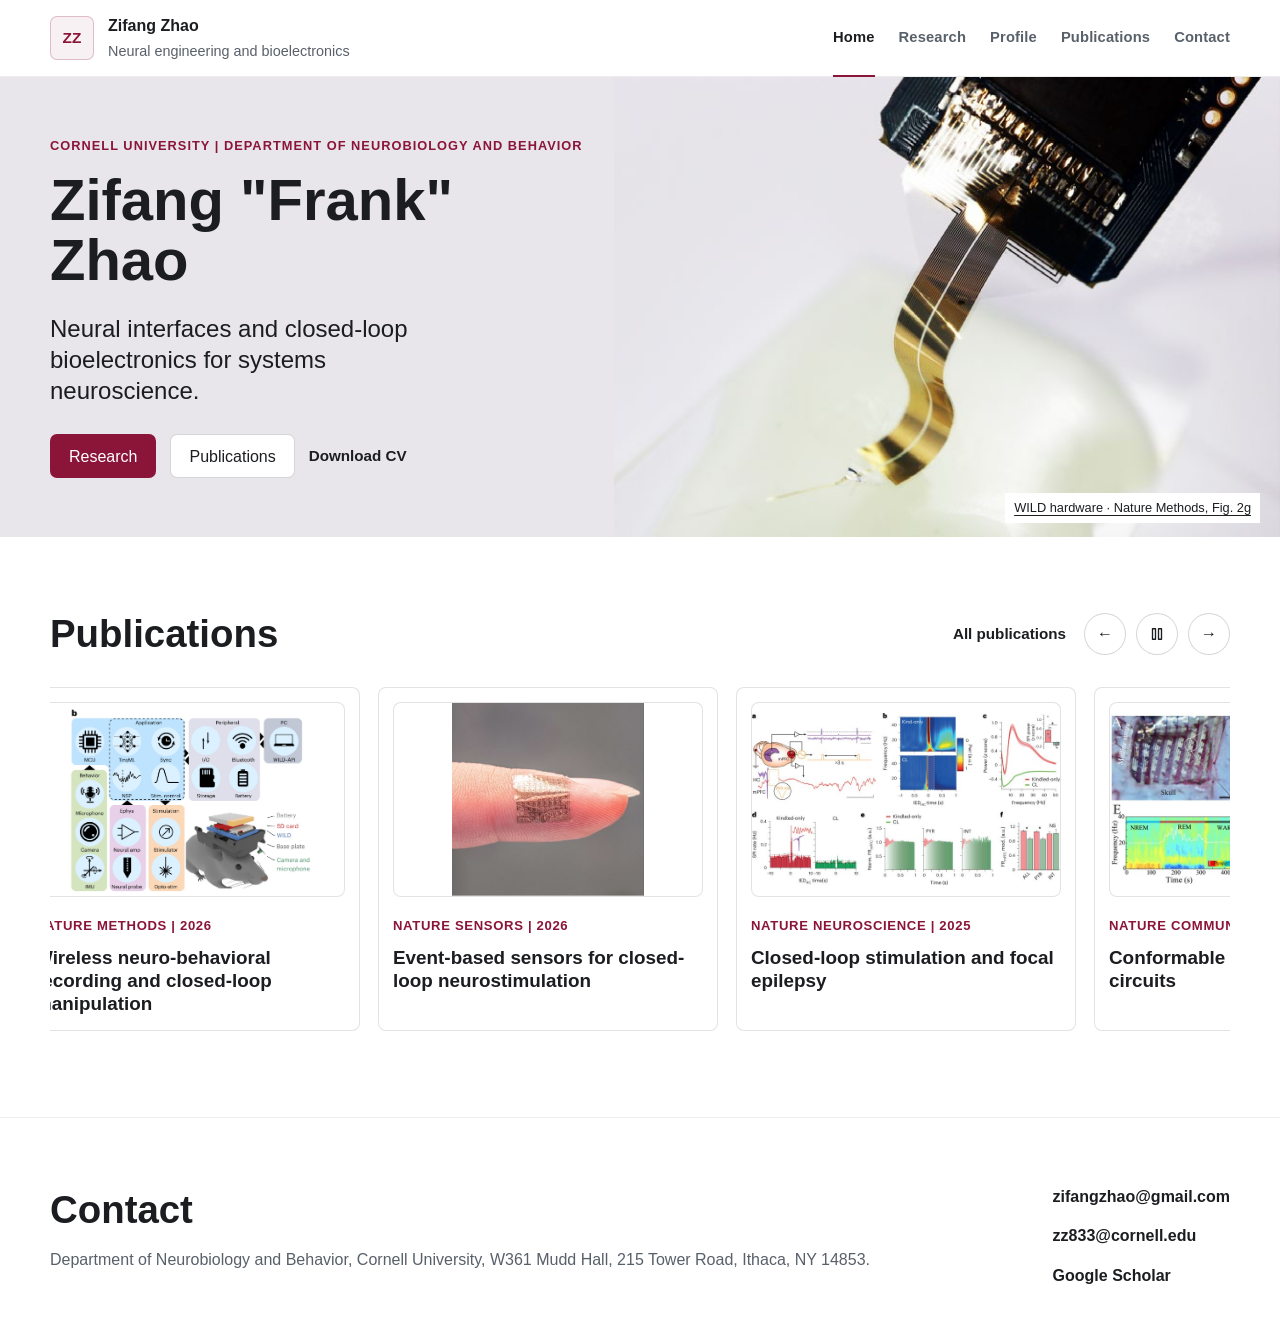
<file: index.html>
<!DOCTYPE html>
<html lang="en">
  <head>
    <meta charset="UTF-8" />
    <meta name="viewport" content="width=device-width, initial-scale=1.0" />
    <title>Zifang Zhao | Home</title>
    <meta
      name="description"
      content="Zifang Zhao: neural interfaces and closed-loop bioelectronics for systems neuroscience, spanning implantable neurotechnology, flexible biointerfaces, and wireless multimodal recording."
    />
    <link rel="stylesheet" href="styles.css" />
  </head>
  <body class="page page--home">
    <div class="site-frame">
      <header class="site-header">
        <div class="site-header__inner">
          <a class="brand" href="index.html" aria-label="Zifang Zhao home">
            <span class="brand__mark">ZZ</span>
            <span class="brand__text">
              <strong>Zifang Zhao</strong>
              <span>Neural engineering and bioelectronics</span>
            </span>
          </a>

          <button
            class="menu-toggle"
            type="button"
            aria-expanded="false"
            aria-controls="site-nav"
            aria-label="Open navigation"
          >
            <span></span>
            <span></span>
          </button>

          <nav class="site-nav" id="site-nav" aria-label="Primary">
            <a class="is-active" href="index.html">Home</a>
            <a href="research.html">Research</a>
            <a href="profile.html">Profile</a>
            <a href="publications.html">Publications</a>
            <a href="contact.html">Contact</a>
          </nav>
        </div>
      </header>

      <main>
        <section class="masthead masthead--photo">
          <figure class="masthead__visual">
            <img
              src="images/wild-hardware.jpg"
              width="695"
              height="483"
              alt="Close-up of the gold flexible neural probe connected to the WILD circuit board."
              fetchpriority="high"
            />
            <figcaption>
              <a href="https://doi.org/10.1038/s41592-026-03220-9">WILD hardware &middot; Nature Methods, Fig. 2g</a>
            </figcaption>
          </figure>
          <div class="masthead__inner">
            <div class="masthead__copy">
              <p class="kicker">Cornell University | Department of Neurobiology and Behavior</p>
              <h1>Zifang &quot;Frank&quot; Zhao</h1>
              <p class="lead">
                Neural interfaces and closed-loop bioelectronics for systems
                neuroscience.
              </p>
              <div class="action-row">
                <a class="button button--primary" href="research.html">Research</a>
                <a class="button button--secondary" href="publications.html">Publications</a>
                <a class="text-link" href="Resources/Zhao_20260915_CV_Neuro.docx">Download CV</a>
              </div>
            </div>
          </div>
        </section>

        <section class="section section--figure-showcase">
          <div class="section__header section__header--with-actions">
            <div>
              <h2>Publications</h2>
            </div>
            <div class="publication-rail-toolbar">
              <a class="text-link" href="publications.html">All publications</a>
              <div
                class="rolling-panel__actions"
                aria-label="Publication rail controls"
              >
                <button
                  class="rail-button"
                  type="button"
                  data-rail-target="featured-publication-rail"
                  data-rail-direction="-1"
                  aria-label="Scroll publications left"
                >
                  <span aria-hidden="true">&larr;</span>
                </button>
                <button
                  class="rail-button"
                  type="button"
                  data-rail-toggle
                  aria-controls="featured-publication-rail"
                  aria-label="Pause publication autoplay"
                  title="Pause publication autoplay"
                >
                  <svg viewBox="0 0 24 24" width="18" height="18" aria-hidden="true" fill="none" stroke="currentColor" stroke-width="1.8" stroke-linecap="round" stroke-linejoin="round">
                    <path data-rail-pause d="M10 5H6v14h4zM18 5h-4v14h4z" />
                    <path data-rail-play d="m9 5 11 7-11 7z" hidden />
                  </svg>
                </button>
                <button
                  class="rail-button"
                  type="button"
                  data-rail-target="featured-publication-rail"
                  data-rail-direction="1"
                  aria-label="Scroll publications right"
                >
                  <span aria-hidden="true">&rarr;</span>
                </button>
              </div>
            </div>
          </div>

          <div
            class="figure-gallery figure-gallery--rail"
            id="featured-publication-rail"
            tabindex="0"
            data-rail-autoplay="true"
            data-rail-speed="26"
            data-rail-resume-delay="1400"
            aria-label="Horizontally scrollable publications"
          >
            <article class="figure-card">
              <a class="figure-card__media" href="https://doi.org/10.1038/s41592-026-03220-9" aria-label="Read Wireless neuro-behavioral recording and closed-loop manipulation via DOI">
                <img src="images/feature-platform-wild.jpg" alt="WILD system diagram and head-mounted datalogger assembly (Figure 1b)." loading="eager" />
              </a>
              <div class="figure-card__body">
                <p class="figure-card__meta">Nature Methods | 2026</p>
                <h3>Wireless neuro-behavioral recording and closed-loop manipulation</h3>
              </div>
            </article>

            <article class="figure-card">
              <a class="figure-card__media" href="https://doi.org/10.1038/s44460-025-00007-x" aria-label="Read Event-based sensors for closed-loop neurostimulation via DOI">
                <img src="images/papers/natsensors-2026-event-sensor.jpg" alt="Flexible event-based sensor mounted on a fingertip." loading="eager" />
              </a>
              <div class="figure-card__body">
                <p class="figure-card__meta">Nature Sensors | 2026</p>
                <h3>Event-based sensors for closed-loop neurostimulation</h3>
              </div>
            </article>

            <article class="figure-card">
              <a class="figure-card__media" href="https://doi.org/10.1038/s41593-025-01988-1" aria-label="Read Closed-loop stimulation and focal epilepsy via DOI">
                <img src="images/papers/natneurosci-2025-closed-loop.jpg" alt="Closed-loop stimulation schematic and the recorded signals in Figure 4." loading="eager" title="Ferrero et al., Fig. 4 (CC BY 4.0)" />
              </a>
              <div class="figure-card__body">
                <p class="figure-card__meta">Nature Neuroscience | 2025</p>
                <h3>Closed-loop stimulation and focal epilepsy</h3>
              </div>
            </article>

            <article class="figure-card">
              <a class="figure-card__media" href="https://doi.org/10.1038/s41467-024-55284-w" aria-label="Read Conformable organic transistor circuits via DOI">
                <img src="images/papers/natcommun-2025-organic-transistors.jpg" alt="Conformable transistor amplifier, micrographs and recordings in Figure 3." loading="lazy" title="Wisniewski et al., Fig. 3 (CC BY 4.0)" />
              </a>
              <div class="figure-card__body">
                <p class="figure-card__meta">Nature Communications | 2025</p>
                <h3>Conformable organic transistor circuits</h3>
              </div>
            </article>

            <article class="figure-card">
              <a class="figure-card__media" href="https://doi.org/10.1002/advs.202308014" aria-label="Read High-resolution epidermal interfaces via DOI">
                <img src="images/papers/advsci-2024-epidermal-interface.jpg" alt="High-density epidermal interface array and spatial recording results." loading="lazy" />
              </a>
              <div class="figure-card__body">
                <p class="figure-card__meta">Advanced Science | 2024</p>
                <h3>High-resolution epidermal interfaces</h3>
              </div>
            </article>

            <article class="figure-card">
              <a class="figure-card__media" href="https://doi.org/10.1038/s41563-023-01599-w" aria-label="Read Conformable organic biointerfaces via DOI">
                <img src="images/papers/natmat-2023-organic-biointerface.jpg" alt="Conformable organic biointerface device panels and implantation views." loading="lazy" />
              </a>
              <div class="figure-card__body">
                <p class="figure-card__meta">Nature Materials | 2023</p>
                <h3>Conformable organic biointerfaces</h3>
              </div>
            </article>

            <article class="figure-card">
              <a class="figure-card__media" href="https://doi.org/10.1126/sciadv.adh4443" aria-label="Read Plant electrophysiology in the Venus flytrap via DOI">
                <img src="images/papers/sciadv-2023-flytrap.jpg" alt="Flexible multielectrode arrays on a Venus flytrap and recorded signals in Figure 1." loading="lazy" title="Armada-Moreira et al., Fig. 1 (CC BY-NC 4.0)" />
              </a>
              <div class="figure-card__body">
                <p class="figure-card__meta">Science Advances | 2023</p>
                <h3>Plant electrophysiology in the Venus flytrap</h3>
              </div>
            </article>

            <article class="figure-card">
              <a class="figure-card__media" href="https://doi.org/10.1016/j.tins.2022.10.003" aria-label="Read Large-scale closed-loop interrogation of neural circuits via DOI">
                <span class="publication-cover" aria-hidden="true"><strong>Trends in Neurosciences</strong><span>2022</span></span>
              </a>
              <div class="figure-card__body">
                <p class="figure-card__meta">Trends in Neurosciences | 2022</p>
                <h3>Large-scale closed-loop interrogation of neural circuits</h3>
              </div>
            </article>

            <article class="figure-card">
              <a class="figure-card__media" href="https://doi.org/10.1038/s41551-021-00817-7" aria-label="Read Light-driven peripheral nerve stimulation via DOI">
                <span class="publication-cover" aria-hidden="true"><strong>Nature Biomedical Engineering</strong><span>2022</span></span>
              </a>
              <div class="figure-card__body">
                <p class="figure-card__meta">Nature Biomedical Engineering | 2022</p>
                <h3>Light-driven peripheral nerve stimulation</h3>
              </div>
            </article>

            <article class="figure-card">
              <a class="figure-card__media" href="https://doi.org/10.1002/advs.202104404" aria-label="Read Anisotropic ion-conducting composites via DOI">
                <img src="images/papers/advsci-2022-ion-composites.jpg" alt="Wearable recording with an anisotropic ion-conducting interface in Figure 6." loading="lazy" title="Yao et al., Fig. 6 (CC BY 4.0)" />
              </a>
              <div class="figure-card__body">
                <p class="figure-card__meta">Advanced Science | 2022</p>
                <h3>Anisotropic ion-conducting composites</h3>
              </div>
            </article>

            <article class="figure-card">
              <a class="figure-card__media" href="https://doi.org/10.1126/sciadv.abm7851" aria-label="Read Ionic communication through tissue via DOI">
                <img src="images/papers/sciadv-2022-ionic-communication.jpg" alt="Ionic communication transmission schematics through tissue." loading="lazy" />
              </a>
              <div class="figure-card__body">
                <p class="figure-card__meta">Science Advances | 2022</p>
                <h3>Ionic communication through tissue</h3>
              </div>
            </article>

            <article class="figure-card">
              <a class="figure-card__media" href="https://doi.org/10.1002/advs.202202306" aria-label="Read Single-neuron organic interfaces via DOI">
                <img src="images/papers/advsci-2022-single-neuron-interface.jpg" alt="Organic neural interface layouts and device structures for single-neuron resolution." loading="lazy" />
              </a>
              <div class="figure-card__body">
                <p class="figure-card__meta">Advanced Science | 2022</p>
                <h3>Single-neuron organic interfaces</h3>
              </div>
            </article>

            <article class="figure-card">
              <a class="figure-card__media" href="https://doi.org/10.1073/pnas.2022659118" aria-label="Read Responsive implantable neuroelectronics via DOI">
                <img src="images/papers/pnas-2021-closed-loop.jpg" alt="Implantable closed-loop neural interface with device and recording panels." loading="lazy" />
              </a>
              <div class="figure-card__body">
                <p class="figure-card__meta">PNAS | 2021</p>
                <h3>Responsive implantable neuroelectronics</h3>
              </div>
            </article>

            <article class="figure-card">
              <a class="figure-card__media" href="https://doi.org/10.1002/adfm.201909165" aria-label="Read Translational neuroelectronics via DOI">
                <span class="publication-cover" aria-hidden="true"><strong>Advanced Functional Materials</strong><span>2020</span></span>
              </a>
              <div class="figure-card__body">
                <p class="figure-card__meta">Advanced Functional Materials | 2020</p>
                <h3>Translational neuroelectronics</h3>
              </div>
            </article>

            <article class="figure-card">
              <a class="figure-card__media" href="https://doi.org/10.1126/sciadv.aaz6767" aria-label="Read Mixed-conducting composites for soft electronics via DOI">
                <img src="images/papers/sciadv-2020-mixed-conductors.jpg" alt="Mixed-conducting composite schematics and microscopy in Figure 1." loading="lazy" title="Jastrzebska-Perfect et al., Fig. 1 (CC BY-NC 4.0)" />
              </a>
              <div class="figure-card__body">
                <p class="figure-card__meta">Science Advances | 2020</p>
                <h3>Mixed-conducting composites for soft electronics</h3>
              </div>
            </article>

            <article class="figure-card">
              <a class="figure-card__media" href="https://doi.org/10.3389/fnins.2019.01322" aria-label="Read 3D-printed multi-drive recording system via DOI">
                <img src="images/papers/frontneuro-2019-multi-drive.jpg" alt="Exploded view of the 3D-printed multi-drive system in Figure 1." loading="lazy" title="Ma et al., Fig. 1 (CC BY 4.0)" />
              </a>
              <div class="figure-card__body">
                <p class="figure-card__meta">Frontiers in Neuroscience | 2019</p>
                <h3>3D-printed multi-drive recording system</h3>
              </div>
            </article>

            <article class="figure-card">
              <a class="figure-card__media" href="https://doi.org/10.1007/978-981-13-1756-9_15" aria-label="Read Electrophysiological signature of pain via DOI">
                <span class="publication-cover" aria-hidden="true"><strong>Advances in Pain Research</strong><span>2018</span></span>
              </a>
              <div class="figure-card__body">
                <p class="figure-card__meta">Advances in Pain Research | 2018</p>
                <h3>Electrophysiological signature of pain</h3>
              </div>
            </article>

            <article class="figure-card">
              <a class="figure-card__media" href="https://doi.org/10.3389/fnmol.2018.00024" aria-label="Read Calcium channels and neuropathic pain via DOI">
                <img src="images/papers/frontmol-2018-neuropathic-pain.jpg" alt="Sural nerve recording schematic and example signals in Figure 1." loading="lazy" title="Chen et al., Fig. 1 (CC BY 4.0)" />
              </a>
              <div class="figure-card__body">
                <p class="figure-card__meta">Frontiers in Molecular Neuroscience | 2018</p>
                <h3>Calcium channels and neuropathic pain</h3>
              </div>
            </article>

            <article class="figure-card">
              <a class="figure-card__media" href="https://doi.org/10.1007/s12264-017-0175-5" aria-label="Read Mapping information in local field potentials via DOI">
                <span class="publication-cover" aria-hidden="true"><strong>Neuroscience Bulletin</strong><span>2017</span></span>
              </a>
              <div class="figure-card__body">
                <p class="figure-card__meta">Neuroscience Bulletin | 2017</p>
                <h3>Mapping information in local field potentials</h3>
              </div>
            </article>

            <article class="figure-card">
              <a class="figure-card__media" href="https://doi.org/10.3389/fncir.2017.00071" aria-label="Read Neural oscillations during laser-induced nociception via DOI">
                <img src="images/papers/frontcir-2017-nociception.jpg" alt="Maps of oscillatory power changes after laser stimulation in Figure 2." loading="lazy" title="Li et al., Fig. 2 (CC BY 4.0)" />
              </a>
              <div class="figure-card__body">
                <p class="figure-card__meta">Frontiers in Neural Circuits | 2017</p>
                <h3>Neural oscillations during laser-induced nociception</h3>
              </div>
            </article>

            <article class="figure-card">
              <a class="figure-card__media" href="https://doi.org/10.1126/sciadv.1601027" aria-label="Read Organic electronics for human electrocorticography via DOI">
                <img src="images/papers/sciadv-2016-neurogrid.jpg" alt="NeuroGrid electrode micrographs and an implantation photograph in Figure 1." loading="lazy" title="Khodagholy et al., Fig. 1 (CC BY-NC 4.0)" />
              </a>
              <div class="figure-card__body">
                <p class="figure-card__meta">Science Advances | 2016</p>
                <h3>Organic electronics for human electrocorticography</h3>
              </div>
            </article>

            <article class="figure-card">
              <a class="figure-card__media" href="https://doi.org/10.1016/j.brainres.2011.10.016" aria-label="Read Satellite glial cells and neuropathic pain via DOI">
                <span class="publication-cover" aria-hidden="true"><strong>Brain Research</strong><span>2012</span></span>
              </a>
              <div class="figure-card__body">
                <p class="figure-card__meta">Brain Research | 2012</p>
                <h3>Satellite glial cells and neuropathic pain</h3>
              </div>
            </article>
          </div>
        </section>
      </main>

      <footer class="site-footer">
        <div class="site-footer__inner">
          <div>
            <h2>Contact</h2>
            <p>
              Department of Neurobiology and Behavior, Cornell University,
              W361 Mudd Hall, 215 Tower Road, Ithaca, NY 14853.
            </p>
          </div>
          <div class="site-footer__links">
            <a href="mailto:zifangzhao@gmail.com">zifangzhao@gmail.com</a>
            <a href="mailto:zz833@cornell.edu">zz833@cornell.edu</a>
            <a href="https://scholar.google.com/citations?user=bL6RPnoAAAAJ&hl=en">Google Scholar</a>
          </div>
        </div>
      </footer>
    </div>

    <script src="script.js"></script>
  </body>
</html>
</file>
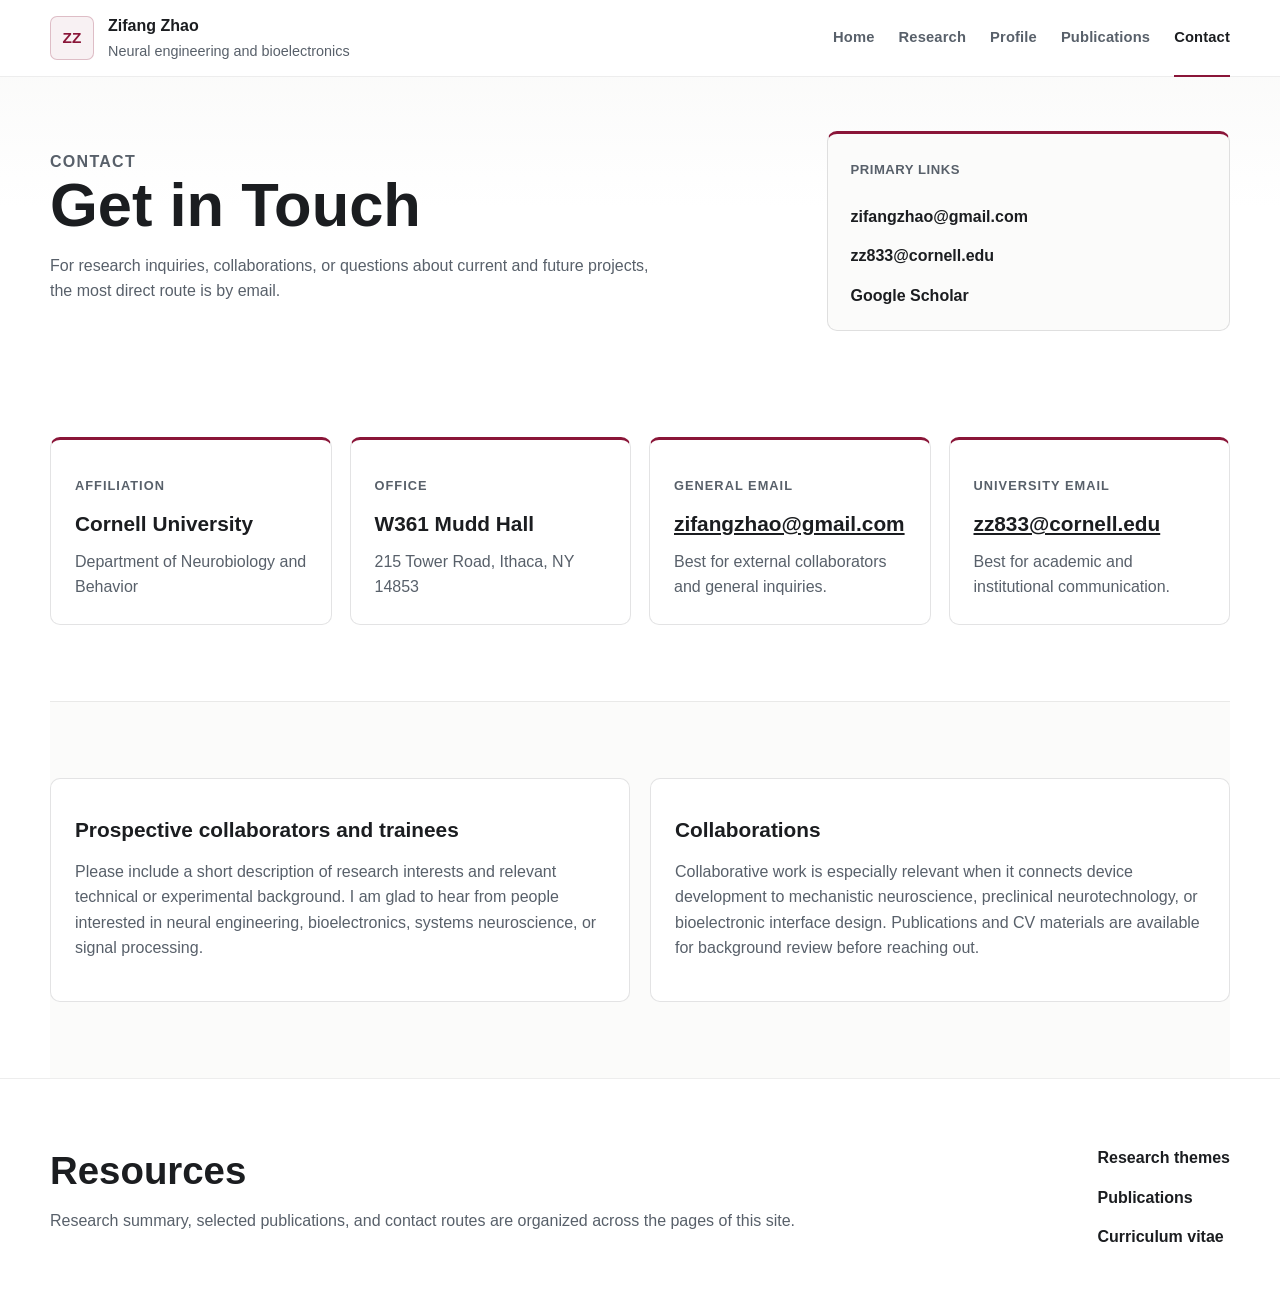
<file: contact.html>
<!DOCTYPE html>
<html lang="en">
  <head>
    <meta charset="UTF-8" />
    <meta name="viewport" content="width=device-width, initial-scale=1.0" />
    <title>Zifang Zhao | Contact</title>
    <meta
      name="description"
      content="Contact information for Zifang Zhao at Cornell University, Department of Neurobiology and Behavior."
    />
    <link rel="stylesheet" href="styles.css" />
  </head>
  <body class="page page--contact">
    <div class="site-frame">
      <header class="site-header">
        <div class="site-header__inner">
          <a class="brand" href="index.html" aria-label="Zifang Zhao home">
            <span class="brand__mark">ZZ</span>
            <span class="brand__text">
              <strong>Zifang Zhao</strong>
              <span>Neural engineering and bioelectronics</span>
            </span>
          </a>

          <button
            class="menu-toggle"
            type="button"
            aria-expanded="false"
            aria-controls="site-nav"
            aria-label="Open navigation"
          >
            <span></span>
            <span></span>
          </button>

          <nav class="site-nav" id="site-nav" aria-label="Primary">
            <a href="index.html">Home</a>
            <a href="research.html">Research</a>
            <a href="profile.html">Profile</a>
            <a href="publications.html">Publications</a>
            <a class="is-active" href="contact.html">Contact</a>
          </nav>
        </div>
      </header>

      <main>
        <section class="page-hero">
          <div class="page-hero__inner">
            <div>
              <p class="kicker">Contact</p>
              <h1>Get in Touch</h1>
              <p>
                For research inquiries, collaborations, or questions about
                current and future projects, the most direct route is by email.
              </p>
            </div>
            <aside class="page-hero__side">
              <span class="eyebrow">Primary links</span>
              <div class="compact-links">
                <a href="mailto:zifangzhao@gmail.com">zifangzhao@gmail.com</a>
                <a href="mailto:zz833@cornell.edu">zz833@cornell.edu</a>
                <a href="https://scholar.google.com/citations?user=bL6RPnoAAAAJ&hl=en">Google Scholar</a>
              </div>
            </aside>
          </div>
        </section>

        <section class="section">
          <div class="contact-grid">
            <article class="contact-card">
              <p class="section__kicker">Affiliation</p>
              <h3>Cornell University</h3>
              <p>Department of Neurobiology and Behavior</p>
            </article>

            <article class="contact-card">
              <p class="section__kicker">Office</p>
              <h3>W361 Mudd Hall</h3>
              <p>215 Tower Road, Ithaca, NY 14853</p>
            </article>

            <article class="contact-card">
              <p class="section__kicker">General email</p>
              <h3><a href="mailto:zifangzhao@gmail.com">zifangzhao@gmail.com</a></h3>
              <p>Best for external collaborators and general inquiries.</p>
            </article>

            <article class="contact-card">
              <p class="section__kicker">University email</p>
              <h3><a href="mailto:zz833@cornell.edu">zz833@cornell.edu</a></h3>
              <p>Best for academic and institutional communication.</p>
            </article>
          </div>
        </section>

        <section class="section section--tint">
          <div class="two-column-grid">
            <article class="panel">
              <h3>Prospective collaborators and trainees</h3>
              <p>
                Please include a short description of research interests and
                relevant technical or experimental background. I am glad to
                hear from people interested in neural engineering,
                bioelectronics, systems neuroscience, or signal processing.
              </p>
            </article>

            <article class="panel">
              <h3>Collaborations</h3>
              <p>
                Collaborative work is especially relevant when it connects
                device development to mechanistic neuroscience, preclinical
                neurotechnology, or bioelectronic interface design.
                Publications and CV materials are available for background
                review before reaching out.
              </p>
            </article>
          </div>
        </section>
      </main>

      <footer class="site-footer">
        <div class="site-footer__inner">
          <div>
            <h2>Resources</h2>
            <p>
              Research summary, selected publications, and contact routes are
              organized across the pages of this site.
            </p>
          </div>
          <div class="site-footer__links">
            <a href="research.html">Research themes</a>
            <a href="publications.html">Publications</a>
            <a href="Resources/Zhao_20260915_CV_Neuro.docx">Curriculum vitae</a>
          </div>
        </div>
      </footer>
    </div>

    <script src="script.js"></script>
  </body>
</html>
</file>
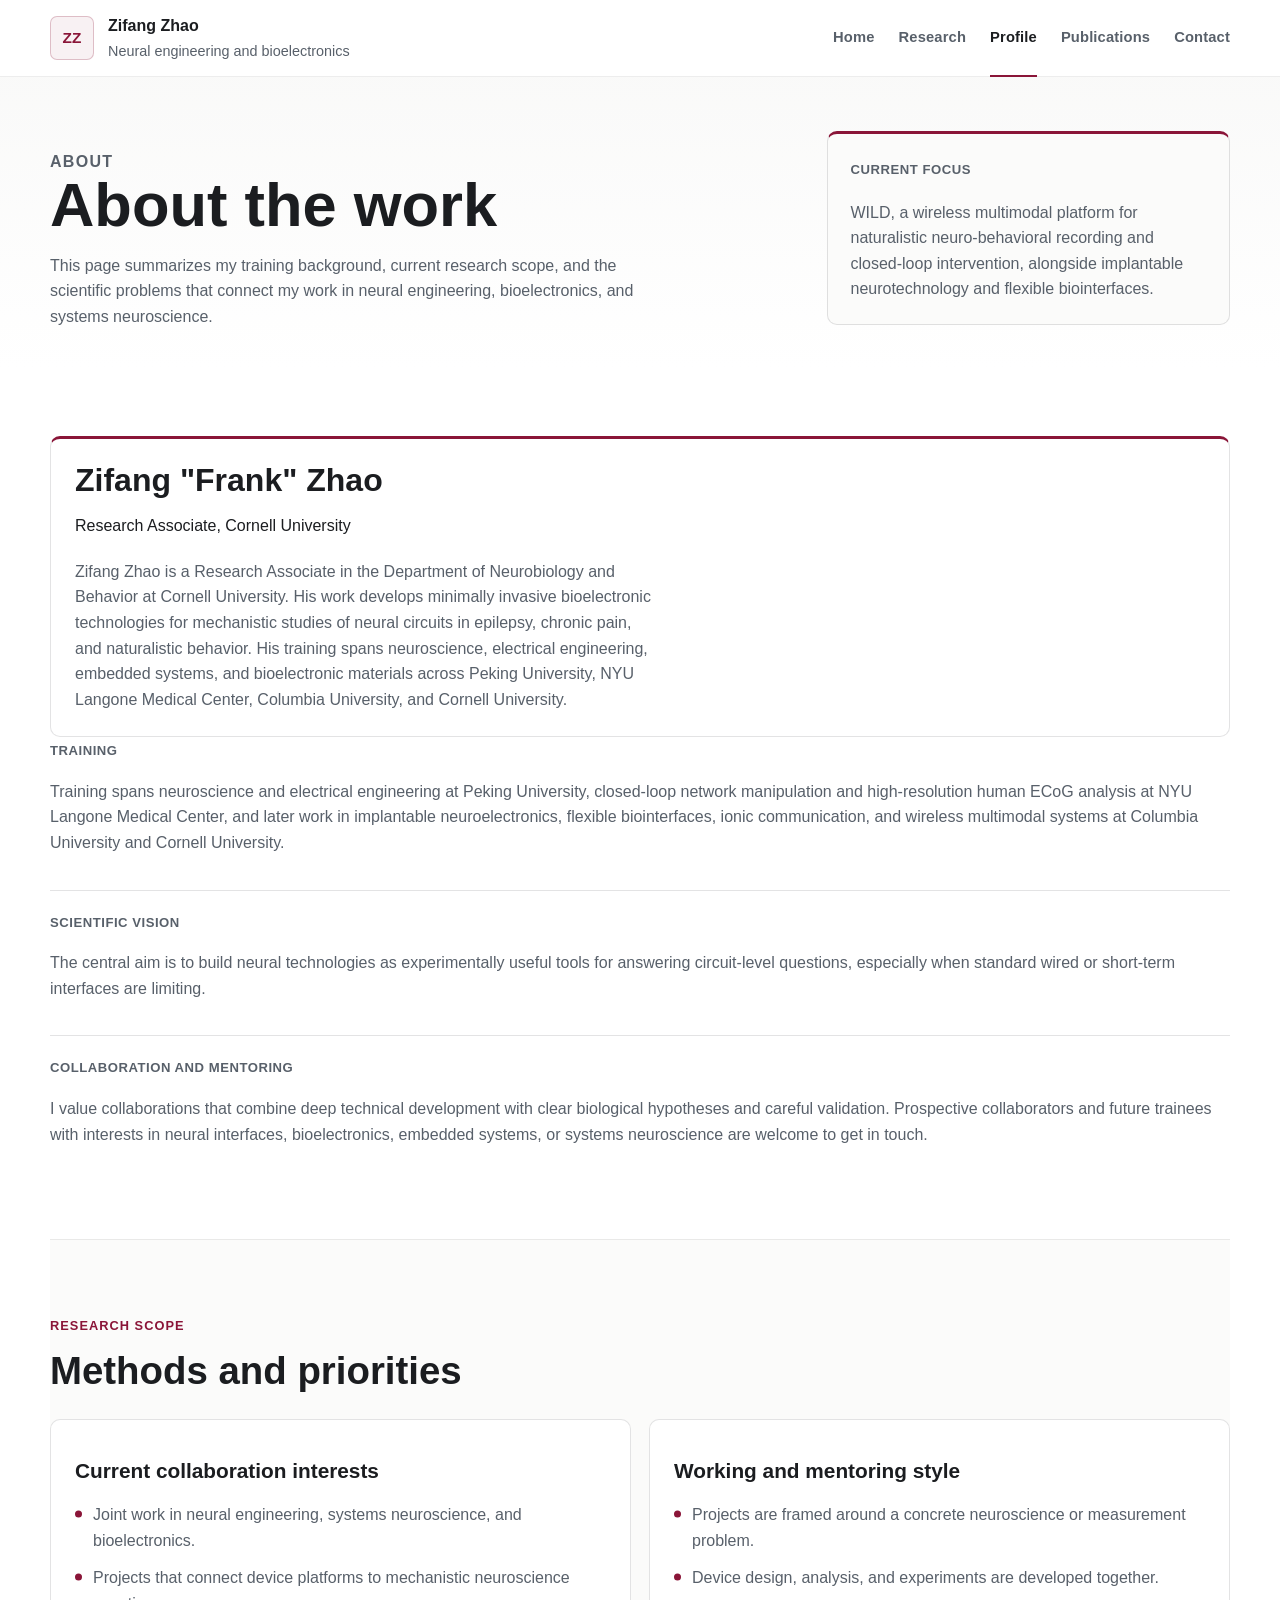
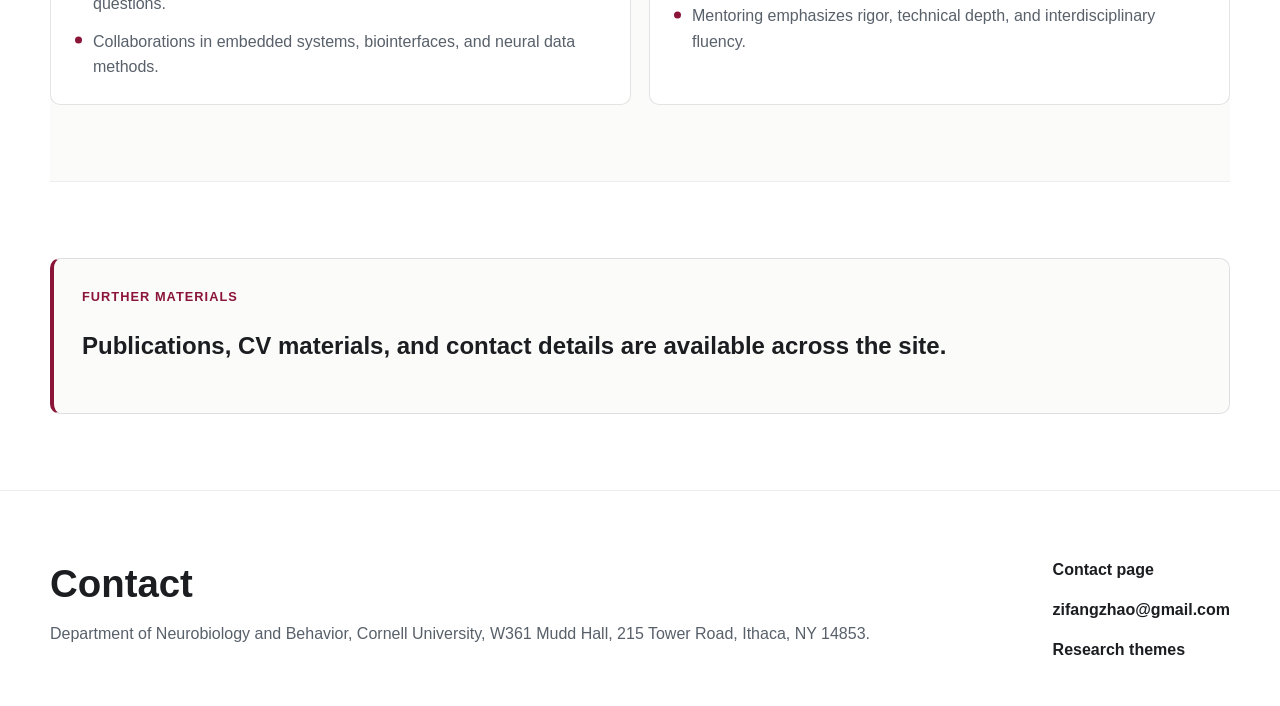
<file: profile.html>
<!DOCTYPE html>
<html lang="en">
  <head>
    <meta charset="UTF-8" />
    <meta name="viewport" content="width=device-width, initial-scale=1.0" />
    <title>Zifang Zhao | Profile</title>
    <meta
      name="description"
      content="Profile, training background, and research direction for Zifang Zhao in neural engineering and bioelectronics."
    />
    <link rel="stylesheet" href="styles.css" />
  </head>
  <body class="page page--profile">
    <div class="site-frame">
      <header class="site-header">
        <div class="site-header__inner">
          <a class="brand" href="index.html" aria-label="Zifang Zhao home">
            <span class="brand__mark">ZZ</span>
            <span class="brand__text">
              <strong>Zifang Zhao</strong>
              <span>Neural engineering and bioelectronics</span>
            </span>
          </a>

          <button
            class="menu-toggle"
            type="button"
            aria-expanded="false"
            aria-controls="site-nav"
            aria-label="Open navigation"
          >
            <span></span>
            <span></span>
          </button>

          <nav class="site-nav" id="site-nav" aria-label="Primary">
            <a href="index.html">Home</a>
            <a href="research.html">Research</a>
            <a class="is-active" href="profile.html">Profile</a>
            <a href="publications.html">Publications</a>
            <a href="contact.html">Contact</a>
          </nav>
        </div>
      </header>

      <main>
        <section class="page-hero">
          <div class="page-hero__inner">
            <div>
              <p class="kicker">About</p>
              <h1>About the work</h1>
              <p>
                This page summarizes my training background, current research
                scope, and the scientific problems that connect my work in
                neural engineering, bioelectronics, and systems neuroscience.
              </p>
            </div>
            <aside class="page-hero__side">
              <span class="eyebrow">Current focus</span>
              <p>
                WILD, a wireless multimodal platform for naturalistic
                neuro-behavioral recording and closed-loop intervention,
                alongside implantable neurotechnology and flexible
                biointerfaces.
              </p>
            </aside>
          </div>
        </section>

        <section class="section">
          <div class="about-layout">
            <article class="team-card team-card--profile">
              <div class="about-card__header">
                <div>
                  <h2>Zifang &quot;Frank&quot; Zhao</h2>
                  <p>Research Associate, Cornell University</p>
                </div>
              </div>

              <p class="body-copy">
                Zifang Zhao is a Research Associate in the Department of
                Neurobiology and Behavior at Cornell University. His work
                develops minimally invasive bioelectronic technologies for
                mechanistic studies of neural circuits in epilepsy, chronic
                pain, and naturalistic behavior. His training spans
                neuroscience, electrical engineering, embedded systems, and
                bioelectronic materials across Peking University, NYU Langone
                Medical Center, Columbia University, and Cornell University.
              </p>
            </article>

            <div class="stacked-copy">
              <div>
                <span class="eyebrow">Training</span>
                <p>
                  Training spans neuroscience and electrical engineering at
                  Peking University, closed-loop network manipulation and
                  high-resolution human ECoG analysis at NYU Langone Medical
                  Center, and later work in implantable neuroelectronics,
                  flexible biointerfaces, ionic communication, and wireless
                  multimodal systems at Columbia University and Cornell
                  University.
                </p>
              </div>

              <div>
                <span class="eyebrow">Scientific vision</span>
                <p>
                  The central aim is to build neural technologies as
                  experimentally useful tools for answering circuit-level
                  questions, especially when standard wired or short-term
                  interfaces are limiting.
                </p>
              </div>

              <div>
                <span class="eyebrow">Collaboration and mentoring</span>
                <p>
                  I value collaborations that combine deep technical
                  development with clear biological hypotheses and careful
                  validation. Prospective collaborators and future trainees
                  with interests in neural interfaces, bioelectronics,
                  embedded systems, or systems neuroscience are welcome to get
                  in touch.
                </p>
              </div>
            </div>
          </div>
        </section>

        <section class="section section--tint">
          <div class="section__header">
            <div>
              <p class="section__kicker">Research scope</p>
              <h2>Methods and priorities</h2>
            </div>
          </div>

          <div class="recruit-grid">
            <article class="recruit-panel">
              <h3>Current collaboration interests</h3>
              <ul class="clean-list">
                <li>Joint work in neural engineering, systems neuroscience, and bioelectronics.</li>
                <li>Projects that connect device platforms to mechanistic neuroscience questions.</li>
                <li>Collaborations in embedded systems, biointerfaces, and neural data methods.</li>
              </ul>
            </article>

            <article class="recruit-panel">
              <h3>Working and mentoring style</h3>
              <ul class="clean-list">
                <li>Projects are framed around a concrete neuroscience or measurement problem.</li>
                <li>Device design, analysis, and experiments are developed together.</li>
                <li>Mentoring emphasizes rigor, technical depth, and interdisciplinary fluency.</li>
              </ul>
            </article>
          </div>
        </section>

        <section class="section">
          <div class="band">
            <p class="section__kicker">Further materials</p>
            <h2>Publications, CV materials, and contact details are available across the site.</h2>
          </div>
        </section>
      </main>

      <footer class="site-footer">
        <div class="site-footer__inner">
          <div>
            <h2>Contact</h2>
            <p>
              Department of Neurobiology and Behavior, Cornell University,
              W361 Mudd Hall, 215 Tower Road, Ithaca, NY 14853.
            </p>
          </div>
          <div class="site-footer__links">
            <a href="contact.html">Contact page</a>
            <a href="mailto:zifangzhao@gmail.com">zifangzhao@gmail.com</a>
            <a href="research.html">Research themes</a>
          </div>
        </div>
      </footer>
    </div>

    <script src="script.js"></script>
  </body>
</html>
</file>
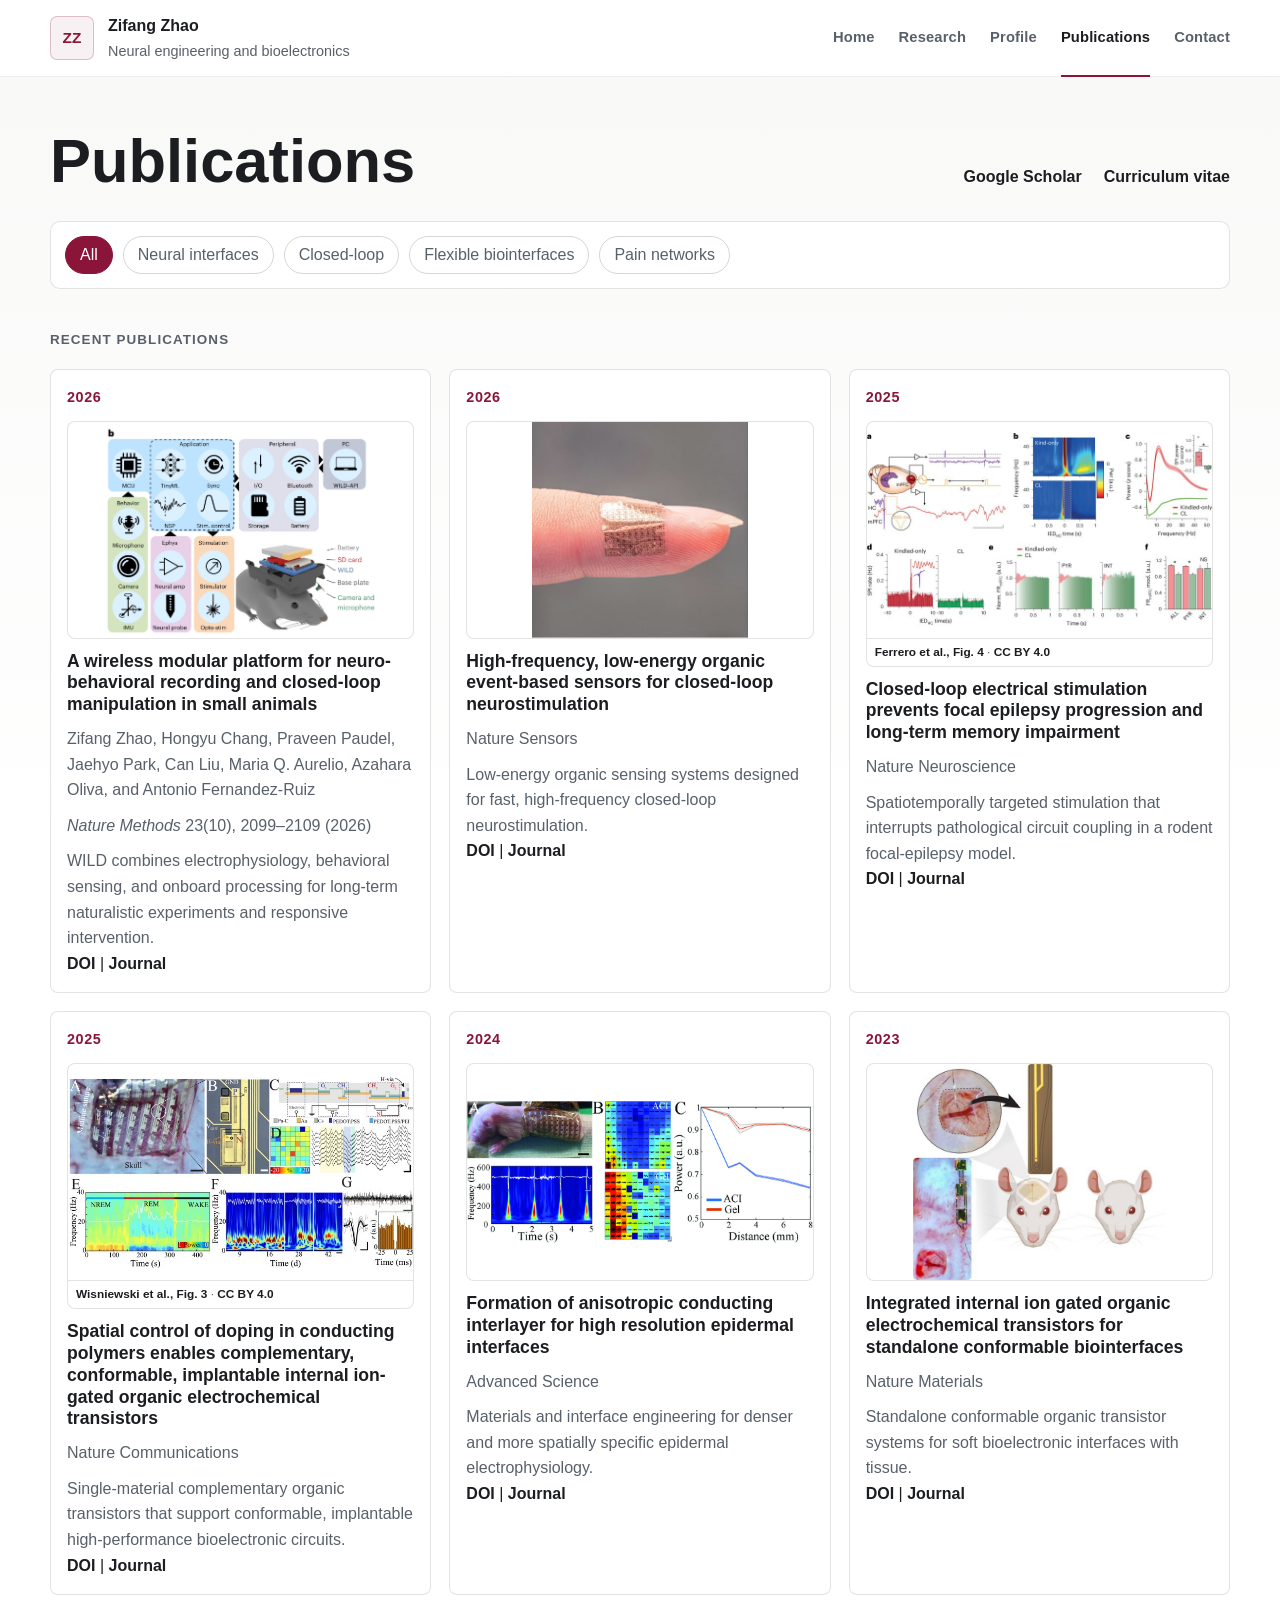
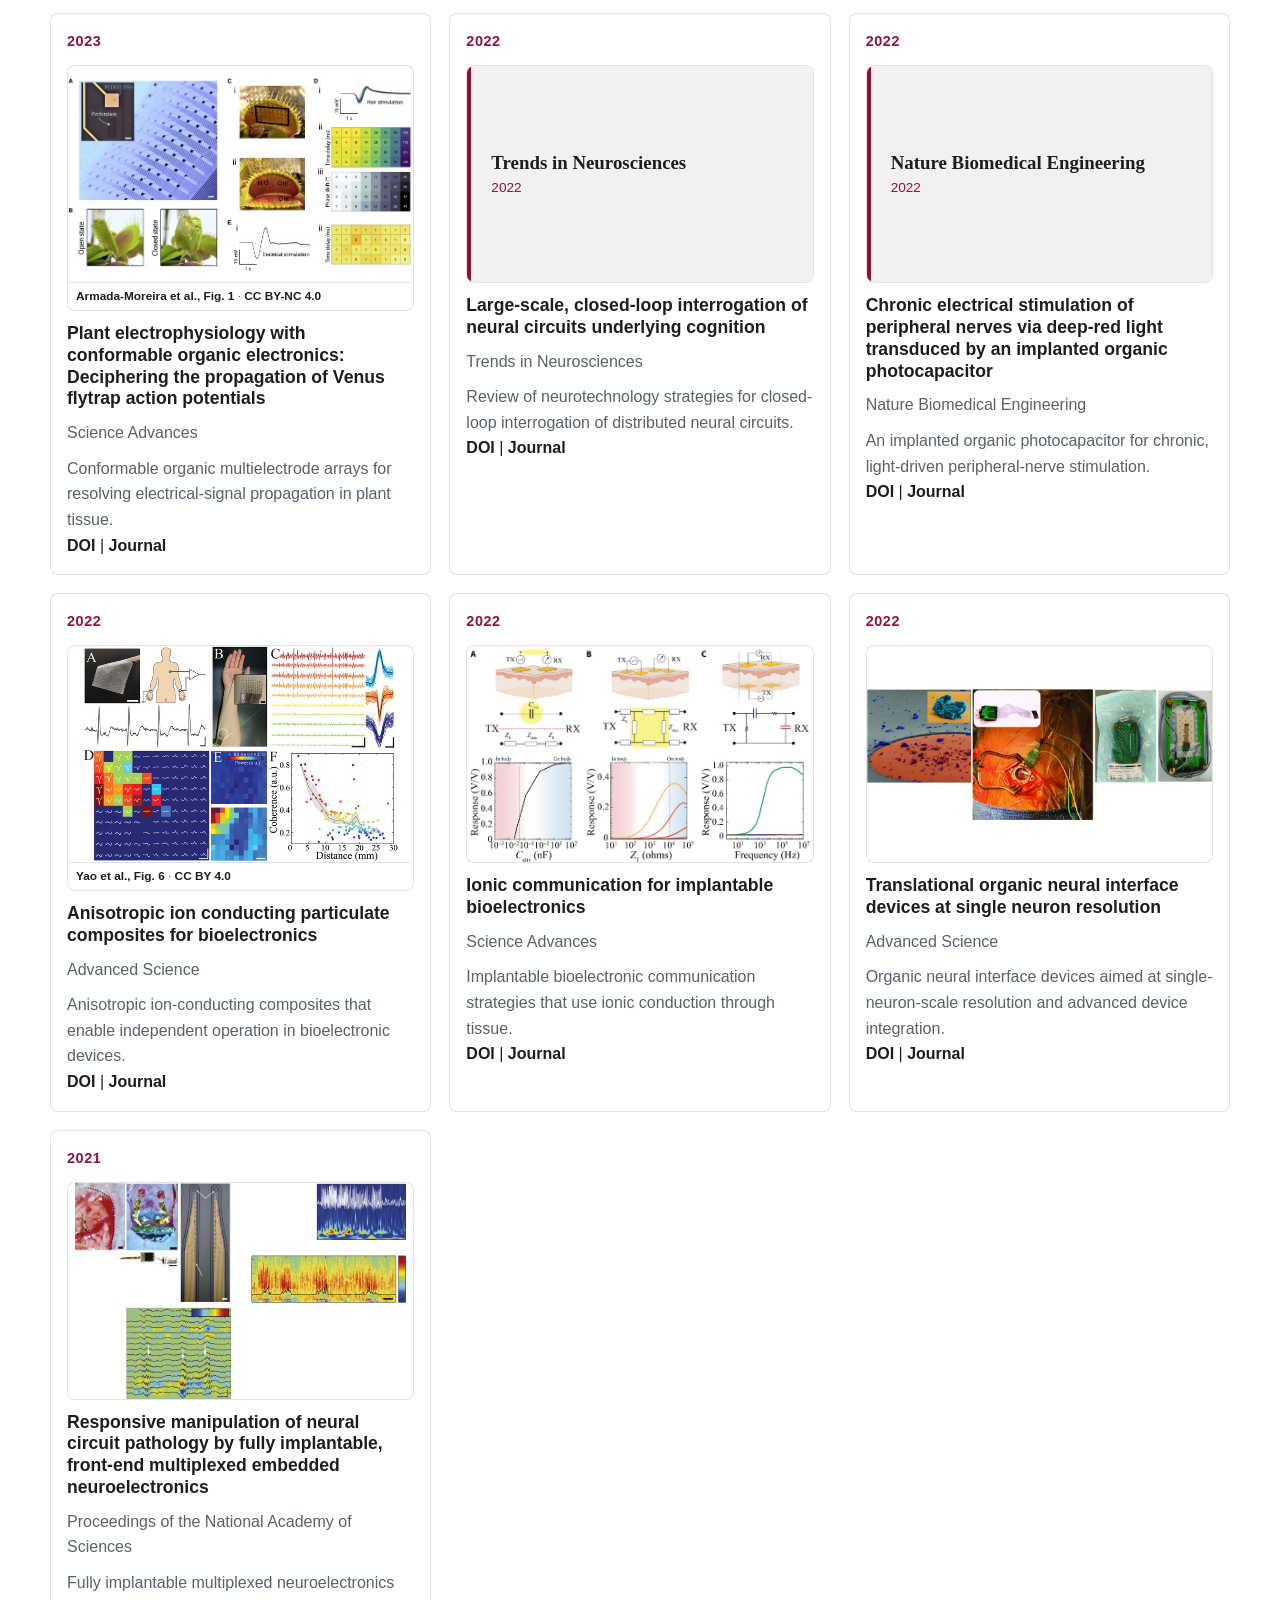
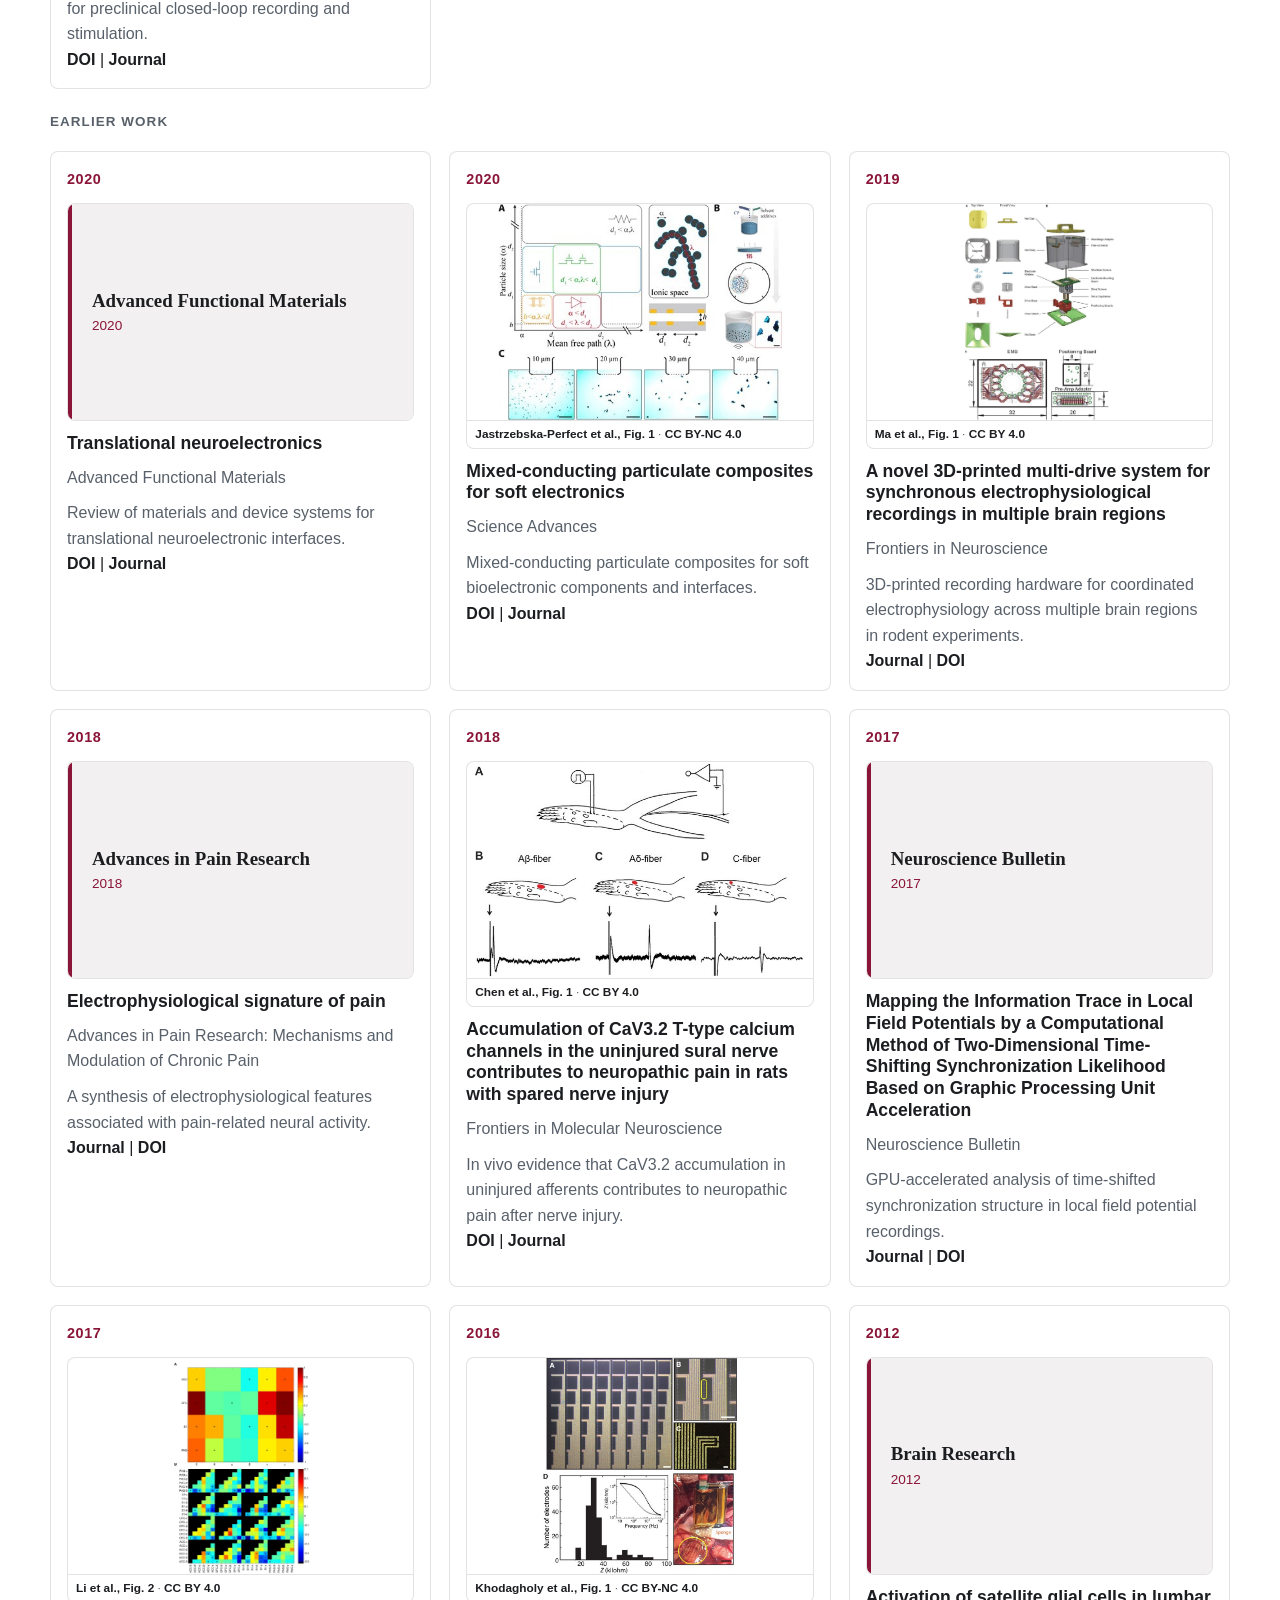
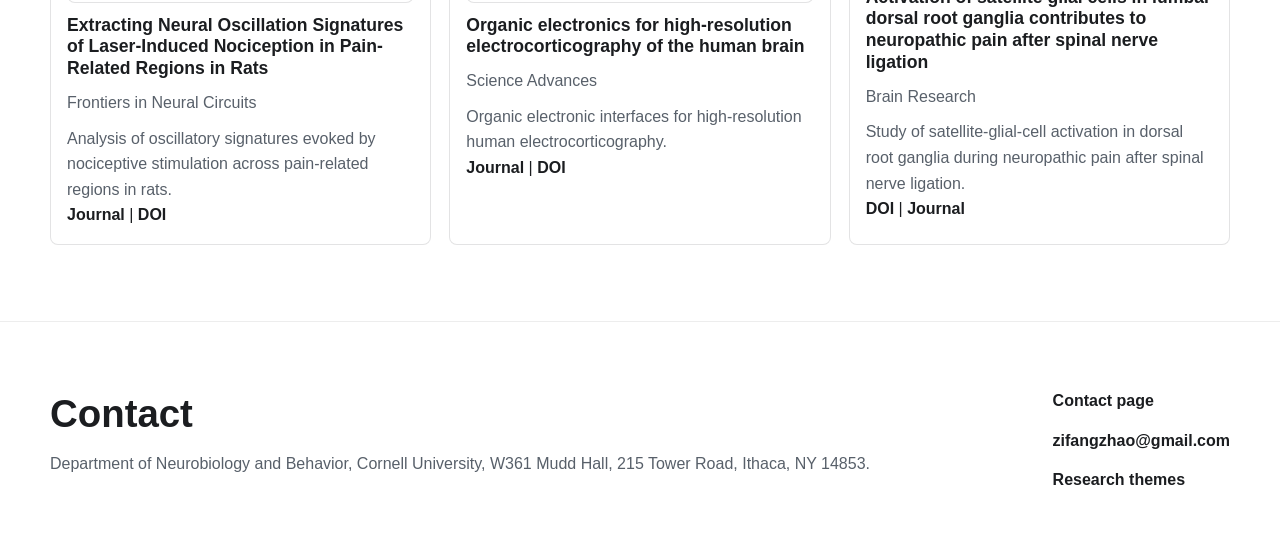
<file: publications.html>
<!DOCTYPE html>
<html lang="en">
  <head>
    <meta charset="UTF-8" />
    <meta name="viewport" content="width=device-width, initial-scale=1.0" />
    <title>Zifang Zhao | Publications</title>
    <meta
      name="description"
      content="Publications for Zifang Zhao in neural interfaces, closed-loop neurotechnology, flexible biointerfaces, and systems neuroscience."
    />
    <link rel="stylesheet" href="styles.css" />
  </head>
  <body class="page page--publications">
    <div class="site-frame">
      <header class="site-header">
        <div class="site-header__inner">
          <a class="brand" href="index.html" aria-label="Zifang Zhao home">
            <span class="brand__mark">ZZ</span>
            <span class="brand__text">
              <strong>Zifang Zhao</strong>
              <span>Neural engineering and bioelectronics</span>
            </span>
          </a>

          <button
            class="menu-toggle"
            type="button"
            aria-expanded="false"
            aria-controls="site-nav"
            aria-label="Open navigation"
          >
            <span></span>
            <span></span>
          </button>

          <nav class="site-nav" id="site-nav" aria-label="Primary">
            <a href="index.html">Home</a>
            <a href="research.html">Research</a>
            <a href="profile.html">Profile</a>
            <a class="is-active" href="publications.html">Publications</a>
            <a href="contact.html">Contact</a>
          </nav>
        </div>
      </header>

      <main>
        <section class="page-hero page-hero--publications">
          <div class="page-hero__inner">
            <h1>Publications</h1>
            <div class="compact-links">
              <a href="https://scholar.google.com/citations?user=bL6RPnoAAAAJ&hl=en">Google Scholar</a>
              <a href="Resources/Zhao_20260915_CV_Neuro.docx">Curriculum vitae</a>
            </div>
          </div>
        </section>

        <section class="section">
          <div class="publication-layout">
            <div>
              <div class="publication-controls" role="toolbar" aria-label="Publication filters">
                <button class="is-active" type="button" data-filter="all">All</button>
                <button type="button" data-filter="interfaces">Neural interfaces</button>
                <button type="button" data-filter="closed-loop">Closed-loop</button>
                <button type="button" data-filter="organic">Flexible biointerfaces</button>
                <button type="button" data-filter="pain">Pain networks</button>
              </div>

              <div class="publication-list">
                <div class="publication-list__group">
                  <h2 class="publication-list__heading">Recent publications</h2>

                  <article class="publication-row" data-topics="interfaces closed-loop">
                    <span class="publication-row__year">2026</span>
                    <figure class="publication-row__media">
                      <img
                        src="images/feature-platform-wild.jpg"
                        alt="WILD system diagram and head-mounted datalogger assembly (Figure 1b)."
                        loading="lazy"
                      />
                    </figure>
                    <div>
                      <h3>A wireless modular platform for neuro-behavioral recording and closed-loop manipulation in small animals</h3>
                      <p>Zifang Zhao, Hongyu Chang, Praveen Paudel, Jaehyo Park, Can Liu, Maria Q. Aurelio, Azahara Oliva, and Antonio Fernandez-Ruiz</p>
                      <p><cite>Nature Methods</cite> 23(10), 2099&ndash;2109 (2026)</p>
                      <p>WILD combines electrophysiology, behavioral sensing, and onboard processing for long-term naturalistic experiments and responsive intervention.</p>
                      <div class="publication-row__links">
                        <a href="https://doi.org/10.1038/s41592-026-03220-9">DOI</a>
                        <span aria-hidden="true">|</span>
                        <a href="https://www.nature.com/articles/s41592-026-03220-9">Journal</a>
                      </div>
                    </div>
                  </article>

                  <article class="publication-row" data-topics="interfaces closed-loop">
                    <span class="publication-row__year">2026</span>
                    <figure class="publication-row__media">
                      <img
                        src="images/papers/natsensors-2026-event-sensor.jpg"
                        alt="Flexible event-based sensor mounted on a fingertip."
                        loading="lazy"
                      />
                    </figure>
                    <div>
                      <h3>High-frequency, low-energy organic event-based sensors for closed-loop neurostimulation</h3>
                      <p>Nature Sensors</p>
                      <p>Low-energy organic sensing systems designed for fast, high-frequency closed-loop neurostimulation.</p>
                      <div class="publication-row__links">
                        <a href="https://doi.org/10.1038/s44460-025-00007-x">DOI</a>
                        <span aria-hidden="true">|</span>
                        <a href="https://www.nature.com/articles/s44460-025-00007-x">Journal</a>
                      </div>
                    </div>
                  </article>

                  <article class="publication-row" data-topics="closed-loop pain">
                    <span class="publication-row__year">2025</span>
                    <figure class="publication-row__media">
                      <img src="images/papers/natneurosci-2025-closed-loop.jpg" alt="Closed-loop stimulation schematic and the recorded signals in Figure 4." loading="lazy" />
                      <figcaption><a href="https://doi.org/10.1038/s41593-025-01988-1">Ferrero et al., Fig. 4</a> &middot; <a rel="license" href="https://creativecommons.org/licenses/by/4.0/">CC BY 4.0</a></figcaption>
                    </figure>
                    <div>
                      <h3>Closed-loop electrical stimulation prevents focal epilepsy progression and long-term memory impairment</h3>
                      <p>Nature Neuroscience</p>
                      <p>Spatiotemporally targeted stimulation that interrupts pathological circuit coupling in a rodent focal-epilepsy model.</p>
                      <div class="publication-row__links">
                        <a href="https://doi.org/10.1038/s41593-025-01988-1">DOI</a>
                        <span aria-hidden="true">|</span>
                        <a href="https://www.nature.com/articles/s41593-025-01988-1">Journal</a>
                      </div>
                    </div>
                  </article>

                  <article class="publication-row" data-topics="organic interfaces">
                    <span class="publication-row__year">2025</span>
                    <figure class="publication-row__media">
                      <img src="images/papers/natcommun-2025-organic-transistors.jpg" alt="Conformable transistor amplifier, micrographs and recordings in Figure 3." loading="lazy" />
                      <figcaption><a href="https://doi.org/10.1038/s41467-024-55284-w">Wisniewski et al., Fig. 3</a> &middot; <a rel="license" href="https://creativecommons.org/licenses/by/4.0/">CC BY 4.0</a></figcaption>
                    </figure>
                    <div>
                      <h3>Spatial control of doping in conducting polymers enables complementary, conformable, implantable internal ion-gated organic electrochemical transistors</h3>
                      <p>Nature Communications</p>
                      <p>Single-material complementary organic transistors that support conformable, implantable high-performance bioelectronic circuits.</p>
                      <div class="publication-row__links">
                        <a href="https://doi.org/10.1038/s41467-024-55284-w">DOI</a>
                        <span aria-hidden="true">|</span>
                        <a href="https://www.nature.com/articles/s41467-024-55284-w">Journal</a>
                      </div>
                    </div>
                  </article>

                  <article class="publication-row" data-topics="interfaces organic">
                    <span class="publication-row__year">2024</span>
                    <figure class="publication-row__media">
                      <img
                        src="images/papers/advsci-2024-epidermal-interface.jpg"
                        alt="High-density epidermal interface and signal comparison panels."
                        loading="lazy"
                      />
                    </figure>
                    <div>
                      <h3>Formation of anisotropic conducting interlayer for high resolution epidermal interfaces</h3>
                      <p>Advanced Science</p>
                      <p>Materials and interface engineering for denser and more spatially specific epidermal electrophysiology.</p>
                      <div class="publication-row__links">
                        <a href="https://doi.org/10.1002/advs.202308014">DOI</a>
                        <span aria-hidden="true">|</span>
                        <a href="https://onlinelibrary.wiley.com/doi/10.1002/advs.202308014">Journal</a>
                      </div>
                    </div>
                  </article>

                  <article class="publication-row" data-topics="organic interfaces">
                    <span class="publication-row__year">2023</span>
                    <figure class="publication-row__media">
                      <img
                        src="images/papers/natmat-2023-organic-biointerface.jpg"
                        alt="Conformable organic biointerface implantation and device panels."
                        loading="lazy"
                      />
                    </figure>
                    <div>
                      <h3>Integrated internal ion gated organic electrochemical transistors for standalone conformable biointerfaces</h3>
                      <p>Nature Materials</p>
                      <p>Standalone conformable organic transistor systems for soft bioelectronic interfaces with tissue.</p>
                      <div class="publication-row__links">
                        <a href="https://doi.org/10.1038/s41563-023-01599-w">DOI</a>
                        <span aria-hidden="true">|</span>
                        <a href="https://www.nature.com/articles/s41563-023-01599-w">Journal</a>
                      </div>
                    </div>
                  </article>

                  <article class="publication-row" data-topics="organic interfaces">
                    <span class="publication-row__year">2023</span>
                    <figure class="publication-row__media">
                      <img src="images/papers/sciadv-2023-flytrap.jpg" alt="Flexible multielectrode arrays on a Venus flytrap and recorded signals in Figure 1." loading="lazy" />
                      <figcaption><a href="https://doi.org/10.1126/sciadv.adh4443">Armada-Moreira et al., Fig. 1</a> &middot; <a rel="license" href="https://creativecommons.org/licenses/by-nc/4.0/">CC BY-NC 4.0</a></figcaption>
                    </figure>
                    <div>
                      <h3>Plant electrophysiology with conformable organic electronics: Deciphering the propagation of Venus flytrap action potentials</h3>
                      <p>Science Advances</p>
                      <p>Conformable organic multielectrode arrays for resolving electrical-signal propagation in plant tissue.</p>
                      <div class="publication-row__links">
                        <a href="https://doi.org/10.1126/sciadv.adh4443">DOI</a>
                        <span aria-hidden="true">|</span>
                        <a href="https://www.science.org/doi/10.1126/sciadv.adh4443">Journal</a>
                      </div>
                    </div>
                  </article>

                  <article class="publication-row" data-topics="interfaces closed-loop">
                    <span class="publication-row__year">2022</span>
                    <figure class="publication-row__media">
                      <span class="publication-cover" aria-hidden="true"><strong>Trends in Neurosciences</strong><span>2022</span></span>
                    </figure>
                    <div>
                      <h3>Large-scale, closed-loop interrogation of neural circuits underlying cognition</h3>
                      <p>Trends in Neurosciences</p>
                      <p>Review of neurotechnology strategies for closed-loop interrogation of distributed neural circuits.</p>
                      <div class="publication-row__links">
                        <a href="https://doi.org/10.1016/j.tins.2022.10.003">DOI</a>
                        <span aria-hidden="true">|</span>
                        <a href="https://www.cell.com/trends/neurosciences/fulltext/S0166-2236(22)00216-2">Journal</a>
                      </div>
                    </div>
                  </article>

                  <article class="publication-row" data-topics="interfaces organic">
                    <span class="publication-row__year">2022</span>
                    <figure class="publication-row__media">
                      <span class="publication-cover" aria-hidden="true"><strong>Nature Biomedical Engineering</strong><span>2022</span></span>
                    </figure>
                    <div>
                      <h3>Chronic electrical stimulation of peripheral nerves via deep-red light transduced by an implanted organic photocapacitor</h3>
                      <p>Nature Biomedical Engineering</p>
                      <p>An implanted organic photocapacitor for chronic, light-driven peripheral-nerve stimulation.</p>
                      <div class="publication-row__links">
                        <a href="https://doi.org/10.1038/s41551-021-00817-7">DOI</a>
                        <span aria-hidden="true">|</span>
                        <a href="https://www.nature.com/articles/s41551-021-00817-7">Journal</a>
                      </div>
                    </div>
                  </article>

                  <article class="publication-row" data-topics="organic interfaces">
                    <span class="publication-row__year">2022</span>
                    <figure class="publication-row__media">
                      <img src="images/papers/advsci-2022-ion-composites.jpg" alt="Wearable recording with an anisotropic ion-conducting interface in Figure 6." loading="lazy" />
                      <figcaption><a href="https://doi.org/10.1002/advs.202104404">Yao et al., Fig. 6</a> &middot; <a rel="license" href="https://creativecommons.org/licenses/by/4.0/">CC BY 4.0</a></figcaption>
                    </figure>
                    <div>
                      <h3>Anisotropic ion conducting particulate composites for bioelectronics</h3>
                      <p>Advanced Science</p>
                      <p>Anisotropic ion-conducting composites that enable independent operation in bioelectronic devices.</p>
                      <div class="publication-row__links">
                        <a href="https://doi.org/10.1002/advs.202104404">DOI</a>
                        <span aria-hidden="true">|</span>
                        <a href="https://advanced.onlinelibrary.wiley.com/doi/10.1002/advs.202104404">Journal</a>
                      </div>
                    </div>
                  </article>

                  <article class="publication-row" data-topics="organic interfaces">
                    <span class="publication-row__year">2022</span>
                    <figure class="publication-row__media">
                      <img
                        src="images/papers/sciadv-2022-ionic-communication.jpg"
                        alt="Ionic communication schematics for implantable bioelectronics."
                        loading="lazy"
                      />
                    </figure>
                    <div>
                      <h3>Ionic communication for implantable bioelectronics</h3>
                      <p>Science Advances</p>
                      <p>Implantable bioelectronic communication strategies that use ionic conduction through tissue.</p>
                      <div class="publication-row__links">
                        <a href="https://doi.org/10.1126/sciadv.abm7851">DOI</a>
                        <span aria-hidden="true">|</span>
                        <a href="https://www.science.org/doi/10.1126/sciadv.abm7851">Journal</a>
                      </div>
                    </div>
                  </article>

                  <article class="publication-row" data-topics="interfaces organic">
                    <span class="publication-row__year">2022</span>
                    <figure class="publication-row__media">
                      <img
                        src="images/papers/advsci-2022-single-neuron-interface.jpg"
                        alt="Microfabricated shank and interface details for single-neuron resolution devices."
                        loading="lazy"
                      />
                    </figure>
                    <div>
                      <h3>Translational organic neural interface devices at single neuron resolution</h3>
                      <p>Advanced Science</p>
                      <p>Organic neural interface devices aimed at single-neuron-scale resolution and advanced device integration.</p>
                      <div class="publication-row__links">
                        <a href="https://doi.org/10.1002/advs.202202306">DOI</a>
                        <span aria-hidden="true">|</span>
                        <a href="https://onlinelibrary.wiley.com/doi/10.1002/advs.202202306">Journal</a>
                      </div>
                    </div>
                  </article>

                  <article class="publication-row" data-topics="interfaces closed-loop">
                    <span class="publication-row__year">2021</span>
                    <figure class="publication-row__media">
                      <img
                        src="images/papers/pnas-2021-closed-loop.jpg"
                        alt="Closed-loop implantable neural interface with recording and stimulation panels."
                        loading="lazy"
                      />
                    </figure>
                    <div>
                      <h3>Responsive manipulation of neural circuit pathology by fully implantable, front-end multiplexed embedded neuroelectronics</h3>
                      <p>Proceedings of the National Academy of Sciences</p>
                      <p>Fully implantable multiplexed neuroelectronics for preclinical closed-loop recording and stimulation.</p>
                      <div class="publication-row__links">
                        <a href="https://doi.org/10.1073/pnas.2022659118">DOI</a>
                        <span aria-hidden="true">|</span>
                        <a href="https://www.pnas.org/doi/10.1073/pnas.2022659118">Journal</a>
                      </div>
                    </div>
                  </article>
                </div>

                <div class="publication-list__group">
                  <h2 class="publication-list__heading">Earlier work</h2>

                  <article class="publication-row" data-topics="interfaces organic">
                    <span class="publication-row__year">2020</span>
                    <figure class="publication-row__media">
                      <span class="publication-cover" aria-hidden="true"><strong>Advanced Functional Materials</strong><span>2020</span></span>
                    </figure>
                    <div>
                      <h3>Translational neuroelectronics</h3>
                      <p>Advanced Functional Materials</p>
                      <p>Review of materials and device systems for translational neuroelectronic interfaces.</p>
                      <div class="publication-row__links">
                        <a href="https://doi.org/10.1002/adfm.201909165">DOI</a>
                        <span aria-hidden="true">|</span>
                        <a href="https://advanced.onlinelibrary.wiley.com/doi/10.1002/adfm.201909165">Journal</a>
                      </div>
                    </div>
                  </article>

                  <article class="publication-row" data-topics="organic interfaces">
                    <span class="publication-row__year">2020</span>
                    <figure class="publication-row__media">
                      <img src="images/papers/sciadv-2020-mixed-conductors.jpg" alt="Mixed-conducting composite schematics and microscopy in Figure 1." loading="lazy" />
                      <figcaption><a href="https://doi.org/10.1126/sciadv.aaz6767">Jastrzebska-Perfect et al., Fig. 1</a> &middot; <a rel="license" href="https://creativecommons.org/licenses/by-nc/4.0/">CC BY-NC 4.0</a></figcaption>
                    </figure>
                    <div>
                      <h3>Mixed-conducting particulate composites for soft electronics</h3>
                      <p>Science Advances</p>
                      <p>Mixed-conducting particulate composites for soft bioelectronic components and interfaces.</p>
                      <div class="publication-row__links">
                        <a href="https://doi.org/10.1126/sciadv.aaz6767">DOI</a>
                        <span aria-hidden="true">|</span>
                        <a href="https://www.science.org/doi/10.1126/sciadv.aaz6767">Journal</a>
                      </div>
                    </div>
                  </article>

                  <article class="publication-row" data-topics="interfaces pain">
                    <span class="publication-row__year">2019</span>
                    <figure class="publication-row__media">
                      <img src="images/papers/frontneuro-2019-multi-drive.jpg" alt="Exploded view of the 3D-printed multi-drive system in Figure 1." loading="lazy" />
                      <figcaption><a href="https://doi.org/10.3389/fnins.2019.01322">Ma et al., Fig. 1</a> &middot; <a rel="license" href="https://creativecommons.org/licenses/by/4.0/">CC BY 4.0</a></figcaption>
                    </figure>
                    <div>
                      <h3>A novel 3D-printed multi-drive system for synchronous electrophysiological recordings in multiple brain regions</h3>
                      <p>Frontiers in Neuroscience</p>
                      <p>3D-printed recording hardware for coordinated electrophysiology across multiple brain regions in rodent experiments.</p>
                      <div class="publication-row__links">
                        <a href="https://www.frontiersin.org/articles/10.3389/fnins.2019.01322/full">Journal</a>
                        <span aria-hidden="true">|</span>
                        <a href="https://doi.org/10.3389/fnins.2019.01322">DOI</a>
                      </div>
                    </div>
                  </article>

                  <article class="publication-row" data-topics="pain">
                    <span class="publication-row__year">2018</span>
                    <figure class="publication-row__media">
                      <span class="publication-cover" aria-hidden="true"><strong>Advances in Pain Research</strong><span>2018</span></span>
                    </figure>
                    <div>
                      <h3>Electrophysiological signature of pain</h3>
                      <p>Advances in Pain Research: Mechanisms and Modulation of Chronic Pain</p>
                      <p>A synthesis of electrophysiological features associated with pain-related neural activity.</p>
                      <div class="publication-row__links">
                        <a href="https://link.springer.com/chapter/10.1007/978-981-13-1756-9_15">Journal</a>
                        <span aria-hidden="true">|</span>
                        <a href="https://doi.org/10.1007/978-981-13-1756-9_15">DOI</a>
                      </div>
                    </div>
                  </article>

                  <article class="publication-row" data-topics="pain">
                    <span class="publication-row__year">2018</span>
                    <figure class="publication-row__media">
                      <img src="images/papers/frontmol-2018-neuropathic-pain.jpg" alt="Sural nerve recording schematic and example signals in Figure 1." loading="lazy" />
                      <figcaption><a href="https://doi.org/10.3389/fnmol.2018.00024">Chen et al., Fig. 1</a> &middot; <a rel="license" href="https://creativecommons.org/licenses/by/4.0/">CC BY 4.0</a></figcaption>
                    </figure>
                    <div>
                      <h3>Accumulation of CaV3.2 T-type calcium channels in the uninjured sural nerve contributes to neuropathic pain in rats with spared nerve injury</h3>
                      <p>Frontiers in Molecular Neuroscience</p>
                      <p>In vivo evidence that CaV3.2 accumulation in uninjured afferents contributes to neuropathic pain after nerve injury.</p>
                      <div class="publication-row__links">
                        <a href="https://doi.org/10.3389/fnmol.2018.00024">DOI</a>
                        <span aria-hidden="true">|</span>
                        <a href="https://www.frontiersin.org/journals/molecular-neuroscience/articles/10.3389/fnmol.2018.00024/full">Journal</a>
                      </div>
                    </div>
                  </article>

                  <article class="publication-row" data-topics="closed-loop pain">
                    <span class="publication-row__year">2017</span>
                    <figure class="publication-row__media">
                      <span class="publication-cover" aria-hidden="true"><strong>Neuroscience Bulletin</strong><span>2017</span></span>
                    </figure>
                    <div>
                      <h3>Mapping the Information Trace in Local Field Potentials by a Computational Method of Two-Dimensional Time-Shifting Synchronization Likelihood Based on Graphic Processing Unit Acceleration</h3>
                      <p>Neuroscience Bulletin</p>
                      <p>GPU-accelerated analysis of time-shifted synchronization structure in local field potential recordings.</p>
                      <div class="publication-row__links">
                        <a href="https://link.springer.com/article/10.1007%2Fs12264-017-0175-5">Journal</a>
                        <span aria-hidden="true">|</span>
                        <a href="https://doi.org/10.1007/s12264-017-0175-5">DOI</a>
                      </div>
                    </div>
                  </article>

                  <article class="publication-row" data-topics="pain">
                    <span class="publication-row__year">2017</span>
                    <figure class="publication-row__media">
                      <img src="images/papers/frontcir-2017-nociception.jpg" alt="Maps of oscillatory power changes after laser stimulation in Figure 2." loading="lazy" />
                      <figcaption><a href="https://doi.org/10.3389/fncir.2017.00071">Li et al., Fig. 2</a> &middot; <a rel="license" href="https://creativecommons.org/licenses/by/4.0/">CC BY 4.0</a></figcaption>
                    </figure>
                    <div>
                      <h3>Extracting Neural Oscillation Signatures of Laser-Induced Nociception in Pain-Related Regions in Rats</h3>
                      <p>Frontiers in Neural Circuits</p>
                      <p>Analysis of oscillatory signatures evoked by nociceptive stimulation across pain-related regions in rats.</p>
                      <div class="publication-row__links">
                        <a href="https://www.frontiersin.org/articles/10.3389/fncir.2017.00071/full">Journal</a>
                        <span aria-hidden="true">|</span>
                        <a href="https://doi.org/10.3389/fncir.2017.00071">DOI</a>
                      </div>
                    </div>
                  </article>

                  <article class="publication-row" data-topics="organic interfaces">
                    <span class="publication-row__year">2016</span>
                    <figure class="publication-row__media">
                      <img src="images/papers/sciadv-2016-neurogrid.jpg" alt="NeuroGrid electrode micrographs and an implantation photograph in Figure 1." loading="lazy" />
                      <figcaption><a href="https://doi.org/10.1126/sciadv.1601027">Khodagholy et al., Fig. 1</a> &middot; <a rel="license" href="https://creativecommons.org/licenses/by-nc/4.0/">CC BY-NC 4.0</a></figcaption>
                    </figure>
                    <div>
                      <h3>Organic electronics for high-resolution electrocorticography of the human brain</h3>
                      <p>Science Advances</p>
                      <p>Organic electronic interfaces for high-resolution human electrocorticography.</p>
                      <div class="publication-row__links">
                        <a href="https://www.science.org/doi/10.1126/sciadv.1601027">Journal</a>
                        <span aria-hidden="true">|</span>
                        <a href="https://doi.org/10.1126/sciadv.1601027">DOI</a>
                      </div>
                    </div>
                  </article>

                  <article class="publication-row" data-topics="pain">
                    <span class="publication-row__year">2012</span>
                    <figure class="publication-row__media">
                      <span class="publication-cover" aria-hidden="true"><strong>Brain Research</strong><span>2012</span></span>
                    </figure>
                    <div>
                      <h3>Activation of satellite glial cells in lumbar dorsal root ganglia contributes to neuropathic pain after spinal nerve ligation</h3>
                      <p>Brain Research</p>
                      <p>Study of satellite-glial-cell activation in dorsal root ganglia during neuropathic pain after spinal nerve ligation.</p>
                      <div class="publication-row__links">
                        <a href="https://doi.org/10.1016/j.brainres.2011.10.016">DOI</a>
                        <span aria-hidden="true">|</span>
                        <a href="https://pubmed.ncbi.nlm.nih.gov/22050959/">Journal</a>
                      </div>
                    </div>
                  </article>
                </div>
              </div>
            </div>

          </div>
        </section>
      </main>

      <footer class="site-footer">
        <div class="site-footer__inner">
          <div>
            <h2>Contact</h2>
            <p>
              Department of Neurobiology and Behavior, Cornell University,
              W361 Mudd Hall, 215 Tower Road, Ithaca, NY 14853.
            </p>
          </div>
          <div class="site-footer__links">
            <a href="contact.html">Contact page</a>
            <a href="mailto:zifangzhao@gmail.com">zifangzhao@gmail.com</a>
            <a href="research.html">Research themes</a>
          </div>
        </div>
      </footer>
    </div>

    <script src="script.js"></script>
  </body>
</html>
</file>
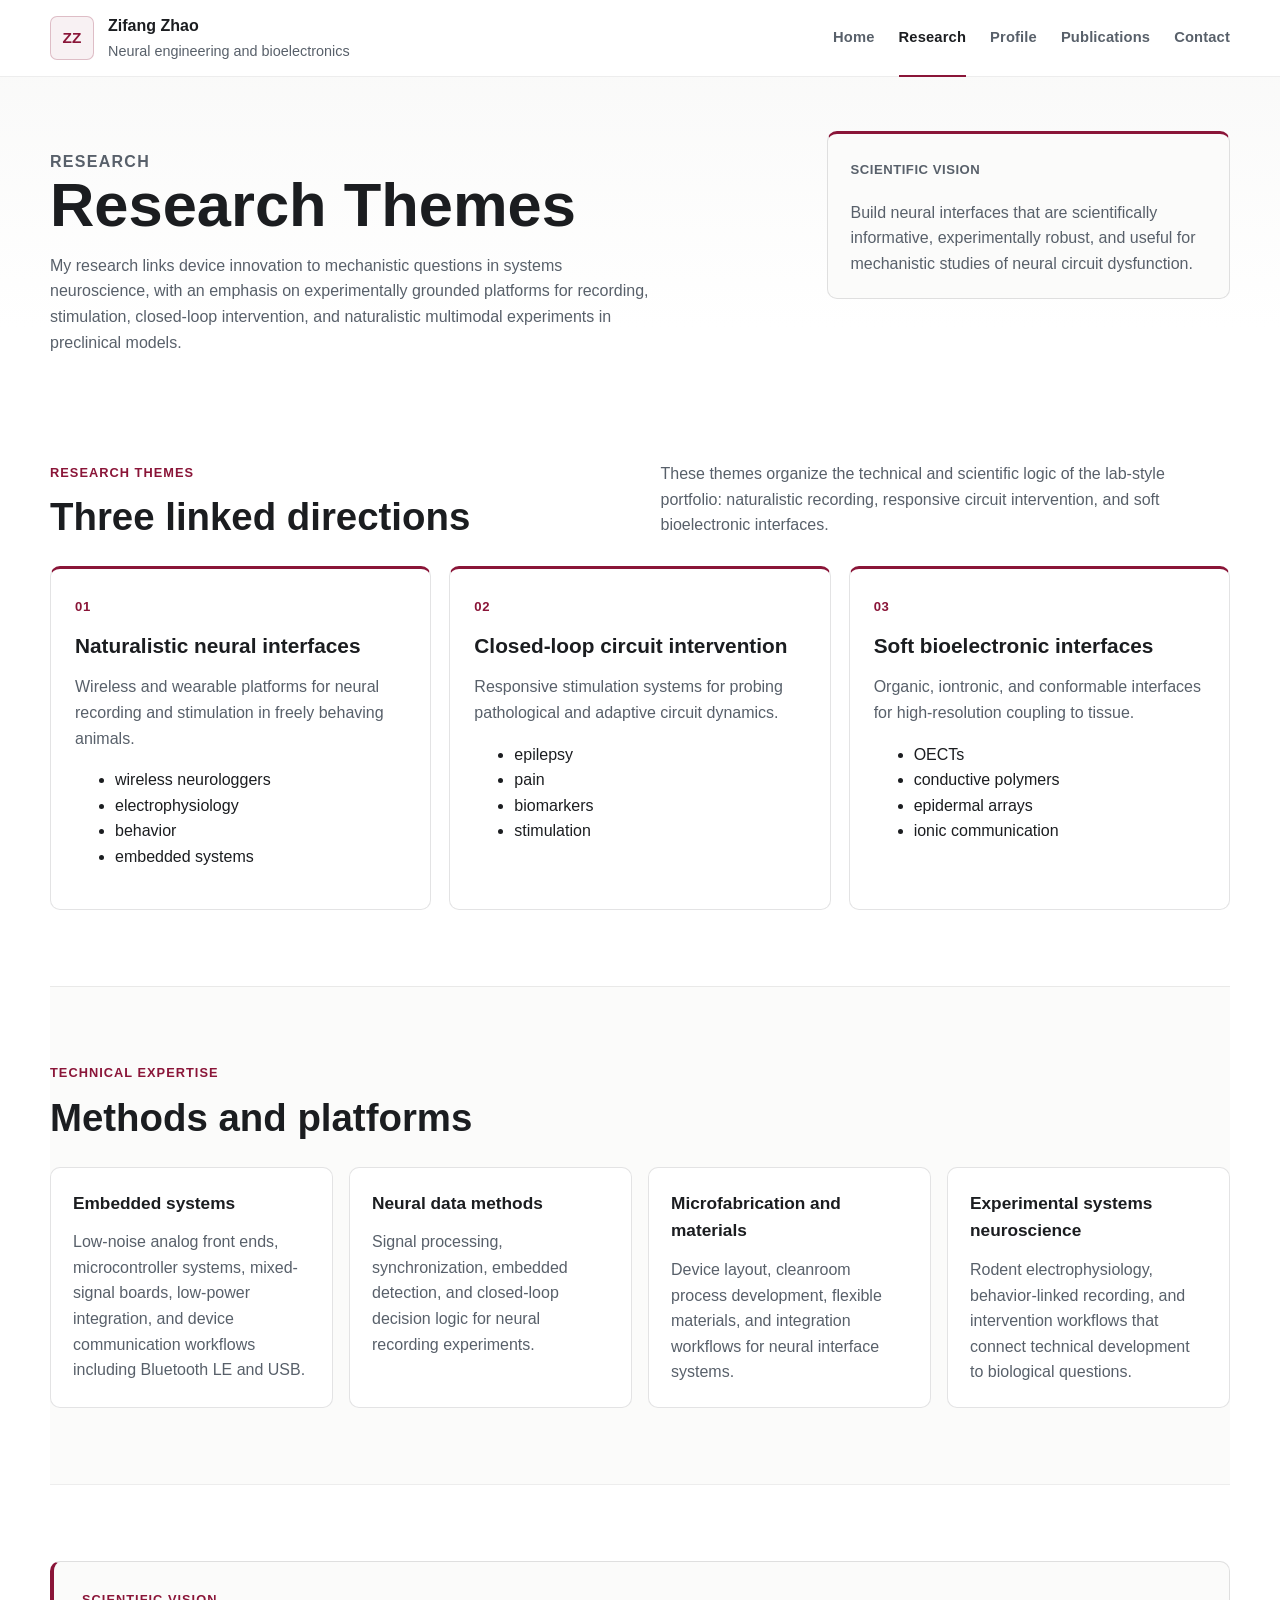
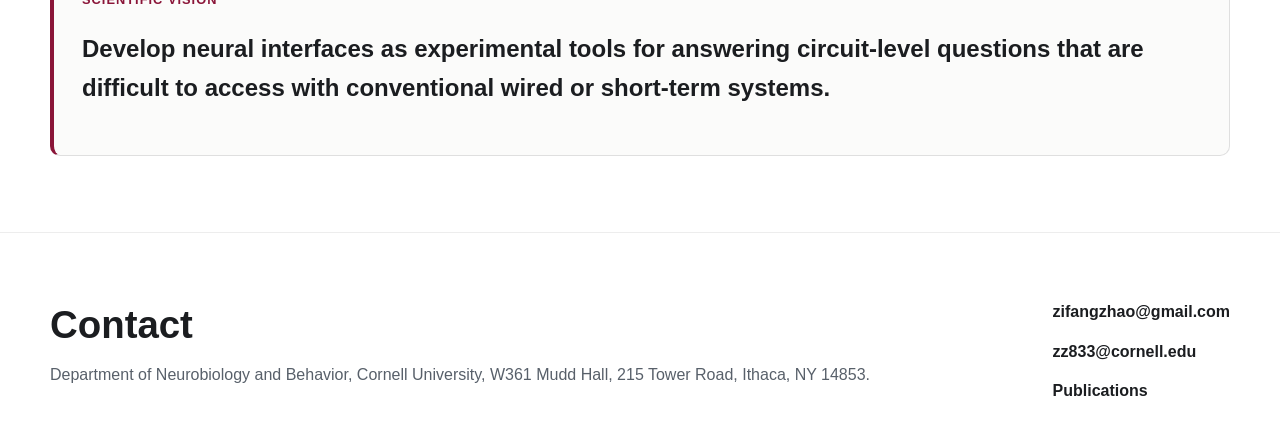
<file: research.html>
<!DOCTYPE html>
<html lang="en">
  <head>
    <meta charset="UTF-8" />
    <meta name="viewport" content="width=device-width, initial-scale=1.0" />
    <title>Zifang Zhao | Research</title>
    <meta
      name="description"
      content="Research themes in neural interfaces, closed-loop neurotechnology, flexible biointerfaces, and systems neuroscience."
    />
    <link rel="stylesheet" href="styles.css" />
  </head>
  <body class="page page--research">
    <div class="site-frame">
      <header class="site-header">
        <div class="site-header__inner">
          <a class="brand" href="index.html" aria-label="Zifang Zhao home">
            <span class="brand__mark">ZZ</span>
            <span class="brand__text">
              <strong>Zifang Zhao</strong>
              <span>Neural engineering and bioelectronics</span>
            </span>
          </a>

          <button
            class="menu-toggle"
            type="button"
            aria-expanded="false"
            aria-controls="site-nav"
            aria-label="Open navigation"
          >
            <span></span>
            <span></span>
          </button>

          <nav class="site-nav" id="site-nav" aria-label="Primary">
            <a href="index.html">Home</a>
            <a class="is-active" href="research.html">Research</a>
            <a href="profile.html">Profile</a>
            <a href="publications.html">Publications</a>
            <a href="contact.html">Contact</a>
          </nav>
        </div>
      </header>

      <main>
        <section class="page-hero">
          <div class="page-hero__inner">
            <div>
              <p class="kicker">Research</p>
              <h1>Research Themes</h1>
              <p>
                My research links device innovation to mechanistic questions in
                systems neuroscience, with an emphasis on experimentally
                grounded platforms for recording, stimulation, closed-loop
                intervention, and naturalistic multimodal experiments in
                preclinical models.
              </p>
            </div>
            <aside class="page-hero__side">
              <span class="eyebrow">Scientific vision</span>
              <p>
                Build neural interfaces that are scientifically informative,
                experimentally robust, and useful for mechanistic studies of
                neural circuit dysfunction.
              </p>
            </aside>
          </div>
        </section>

        <section class="section">
          <div class="section__header">
            <div>
              <p class="section__kicker">Research themes</p>
              <h2>Three linked directions</h2>
            </div>
            <p class="section__intro">
              These themes organize the technical and scientific logic of the
              lab-style portfolio: naturalistic recording, responsive circuit
              intervention, and soft bioelectronic interfaces.
            </p>
          </div>

          <div class="topic-grid topic-grid--themed">
            <article class="topic-card">
              <span class="topic-card__index">01</span>
              <h3>Naturalistic neural interfaces</h3>
              <p>
                Wireless and wearable platforms for neural recording and
                stimulation in freely behaving animals.
              </p>
              <ul class="topic-card__tags">
                <li>wireless neurologgers</li>
                <li>electrophysiology</li>
                <li>behavior</li>
                <li>embedded systems</li>
              </ul>
            </article>

            <article class="topic-card">
              <span class="topic-card__index">02</span>
              <h3>Closed-loop circuit intervention</h3>
              <p>
                Responsive stimulation systems for probing pathological and
                adaptive circuit dynamics.
              </p>
              <ul class="topic-card__tags">
                <li>epilepsy</li>
                <li>pain</li>
                <li>biomarkers</li>
                <li>stimulation</li>
              </ul>
            </article>

            <article class="topic-card">
              <span class="topic-card__index">03</span>
              <h3>Soft bioelectronic interfaces</h3>
              <p>
                Organic, iontronic, and conformable interfaces for
                high-resolution coupling to tissue.
              </p>
              <ul class="topic-card__tags">
                <li>OECTs</li>
                <li>conductive polymers</li>
                <li>epidermal arrays</li>
                <li>ionic communication</li>
              </ul>
            </article>
          </div>
        </section>

        <section class="section section--tint">
          <div class="section__header">
            <div>
              <p class="section__kicker">Technical expertise</p>
              <h2>Methods and platforms</h2>
            </div>
          </div>

          <div class="capability-grid">
            <article class="capability-card">
              <h3>Embedded systems</h3>
              <p>
                Low-noise analog front ends, microcontroller systems,
                mixed-signal boards, low-power integration, and device
                communication workflows including Bluetooth LE and USB.
              </p>
            </article>
            <article class="capability-card">
              <h3>Neural data methods</h3>
              <p>
                Signal processing, synchronization, embedded detection, and
                closed-loop decision logic for neural recording experiments.
              </p>
            </article>
            <article class="capability-card">
              <h3>Microfabrication and materials</h3>
              <p>
                Device layout, cleanroom process development, flexible
                materials, and integration workflows for neural interface
                systems.
              </p>
            </article>
            <article class="capability-card">
              <h3>Experimental systems neuroscience</h3>
              <p>
                Rodent electrophysiology, behavior-linked recording, and
                intervention workflows that connect technical development to
                biological questions.
              </p>
            </article>
          </div>
        </section>

        <section class="section">
          <div class="band">
            <p class="section__kicker">Scientific vision</p>
            <h2>Develop neural interfaces as experimental tools for answering circuit-level questions that are difficult to access with conventional wired or short-term systems.</h2>
          </div>
        </section>
      </main>

      <footer class="site-footer">
        <div class="site-footer__inner">
          <div>
            <h2>Contact</h2>
            <p>
              Department of Neurobiology and Behavior, Cornell University,
              W361 Mudd Hall, 215 Tower Road, Ithaca, NY 14853.
            </p>
          </div>
          <div class="site-footer__links">
            <a href="mailto:zifangzhao@gmail.com">zifangzhao@gmail.com</a>
            <a href="mailto:zz833@cornell.edu">zz833@cornell.edu</a>
            <a href="publications.html">Publications</a>
          </div>
        </div>
      </footer>
    </div>

    <script src="script.js"></script>
  </body>
</html>
</file>
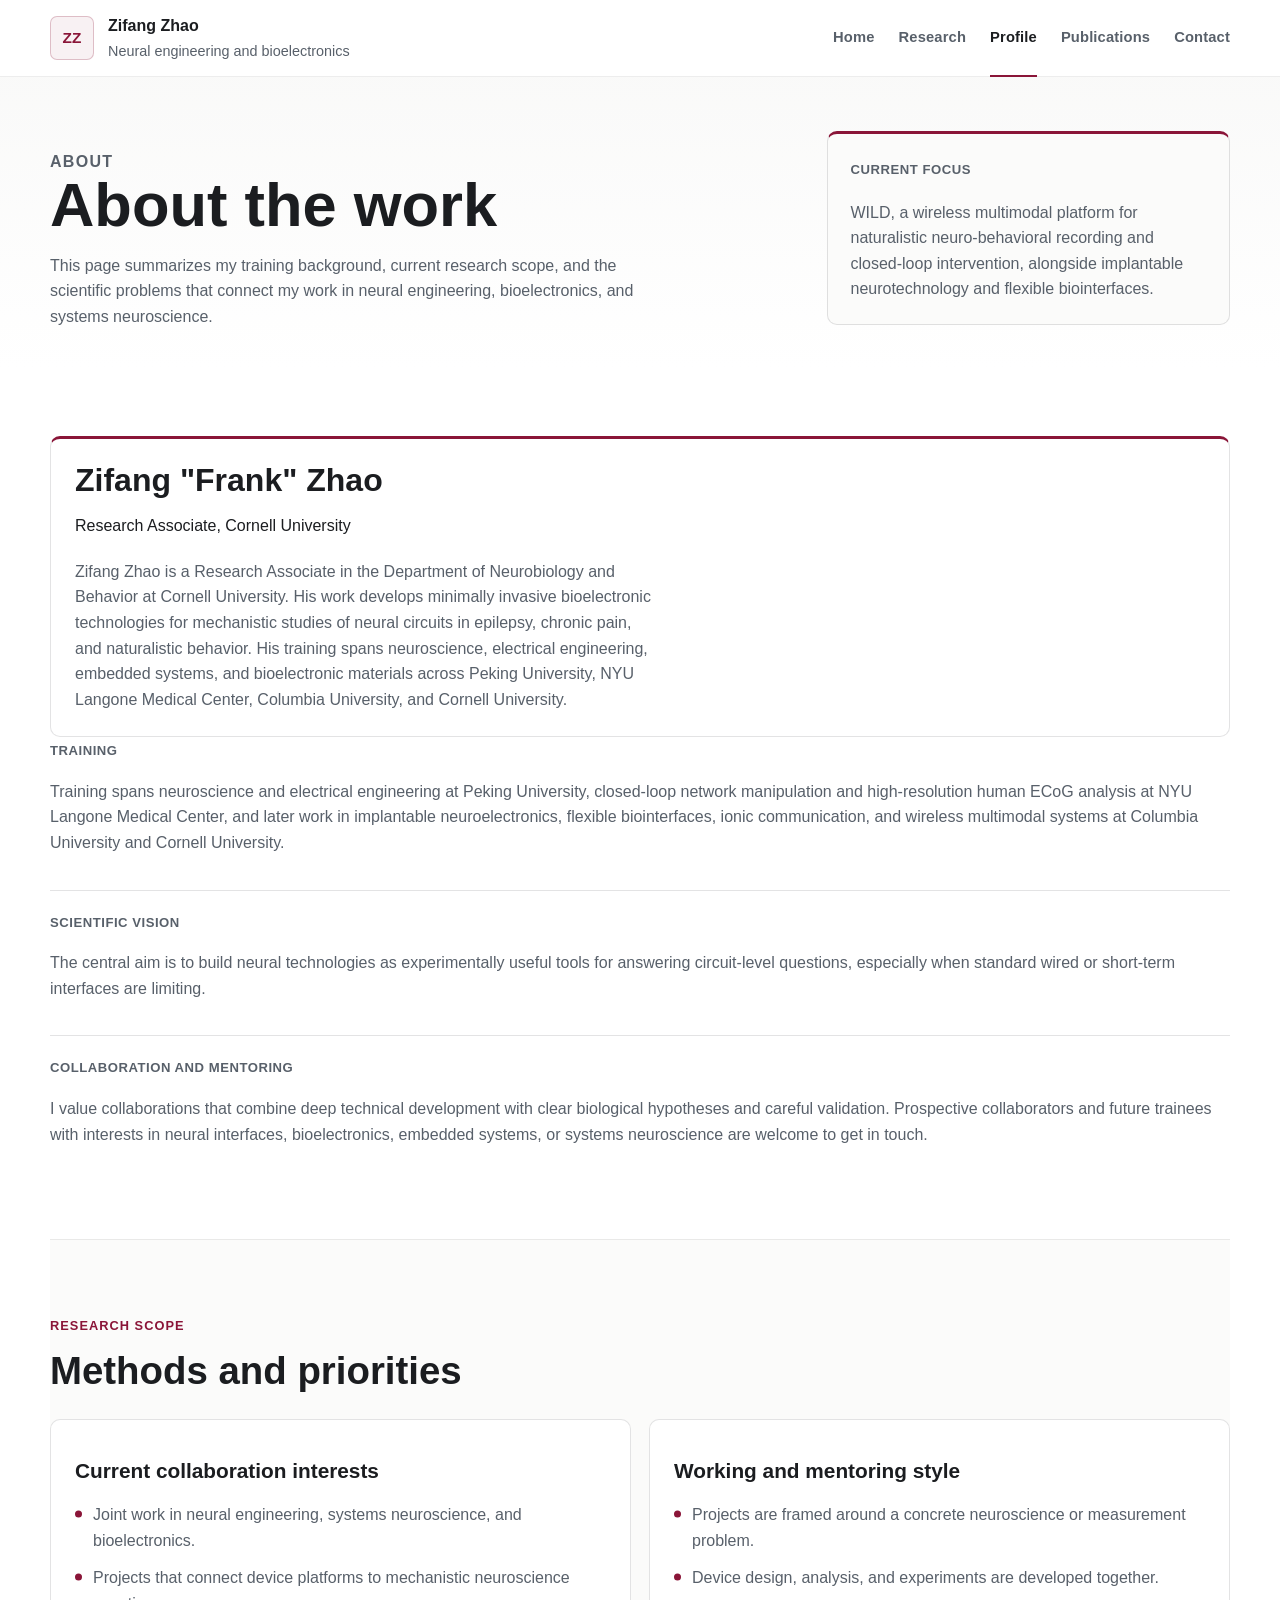
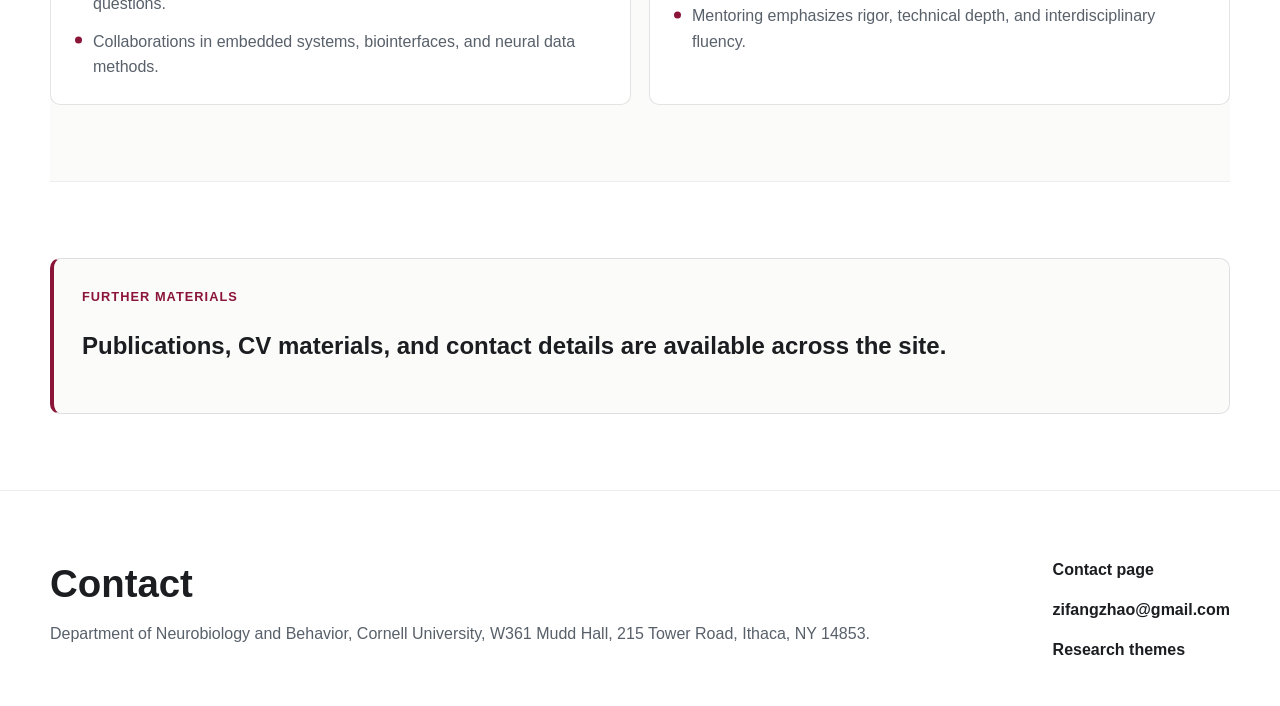
<file: team.html>
<!DOCTYPE html>
<html lang="en">
  <head>
    <meta charset="UTF-8" />
    <meta http-equiv="refresh" content="0; url=profile.html" />
    <meta name="viewport" content="width=device-width, initial-scale=1.0" />
    <title>Zifang Zhao | Profile</title>
    <link rel="canonical" href="https://zifangzhao.github.io/profile.html" />
  </head>
  <body>
    <p>Redirecting to <a href="profile.html">profile.html</a>...</p>
  </body>
</html>
</file>
<file: styles.css>
:root {
  --bg: #ffffff;
  --bg-soft: #f6f6f4;
  --surface: #fbfbfa;
  --ink: #1b1d20;
  --muted: #58606a;
  --line: rgba(27, 29, 32, 0.12);
  --line-strong: rgba(27, 29, 32, 0.18);
  --accent: #8a1538;
  --accent-soft: rgba(138, 21, 56, 0.06);
  --shadow: 0 18px 38px rgba(27, 29, 32, 0.07);
  --radius: 10px;
  --content: 1180px;
  --sans: "Aptos", "Segoe UI Variable", "Segoe UI", "Helvetica Neue", Arial, sans-serif;
  --serif: "Iowan Old Style", "Palatino Linotype", Georgia, serif;
  --transition: 200ms ease;
}

*,
*::before,
*::after {
  box-sizing: border-box;
}

html {
  scroll-behavior: smooth;
}

body {
  margin: 0;
  min-width: 320px;
  background: linear-gradient(180deg, #f8f8f7 0%, #ffffff 16%, #ffffff 100%);
  color: var(--ink);
  font-family: var(--sans);
  line-height: 1.6;
}

a {
  color: inherit;
}

img,
object {
  display: block;
  max-width: 100%;
  height: auto;
}

figure {
  margin: 0;
}

button,
.button {
  font: inherit;
}

.site-frame {
  overflow-x: clip;
}

.site-header {
  position: sticky;
  top: 0;
  z-index: 20;
  border-bottom: 1px solid rgba(27, 29, 32, 0.08);
  background: rgba(255, 255, 255, 0.95);
  backdrop-filter: blur(16px);
}

.site-header__inner,
.masthead__inner,
.stats-row,
.section,
.site-footer__inner {
  width: min(calc(100% - 40px), var(--content));
  margin: 0 auto;
}

.site-header__inner {
  display: flex;
  align-items: center;
  justify-content: space-between;
  gap: 20px;
  min-height: 76px;
}

.brand {
  display: inline-flex;
  align-items: center;
  gap: 14px;
  text-decoration: none;
}

.brand__mark {
  display: inline-grid;
  width: 44px;
  height: 44px;
  place-items: center;
  border: 1px solid rgba(138, 21, 56, 0.24);
  border-radius: 7px;
  background: var(--accent-soft);
  color: var(--accent);
  font-size: 0.96rem;
  font-weight: 700;
}

.brand__text {
  display: grid;
  gap: 2px;
  color: var(--muted);
  font-size: 0.9rem;
}

.brand__text strong {
  color: var(--ink);
  font-size: 1rem;
  font-weight: 600;
}

.site-nav {
  display: flex;
  align-items: center;
  gap: 24px;
}

.site-nav a {
  color: var(--muted);
  font-size: 0.92rem;
  font-weight: 600;
  letter-spacing: 0.01em;
  text-decoration: none;
  transition: color var(--transition);
}

.site-nav a:hover,
.site-nav a:focus-visible,
.site-nav a.is-active {
  color: var(--ink);
}

.site-nav a.is-active {
  position: relative;
}

.site-nav a.is-active::after {
  content: "";
  position: absolute;
  left: 0;
  right: 0;
  bottom: -27px;
  height: 2px;
  background: var(--accent);
}

.menu-toggle {
  display: none;
  width: 42px;
  height: 42px;
  padding: 0;
  border: 1px solid rgba(27, 29, 32, 0.12);
  border-radius: 6px;
  background: transparent;
}

.menu-toggle span {
  display: block;
  width: 18px;
  height: 1px;
  margin: 0 auto 5px;
  background: var(--ink);
  transition: transform var(--transition), opacity var(--transition);
}

.menu-toggle span:last-child {
  margin-bottom: 0;
}

.masthead {
  padding: 56px 0 30px;
}

.masthead__inner {
  display: grid;
  grid-template-columns: minmax(0, 1.2fr) minmax(300px, 0.8fr);
  gap: 42px;
  align-items: start;
}

.masthead--photo {
  position: relative;
  display: grid;
  align-items: center;
  min-height: 460px;
  padding: 54px 0;
  background: #e8e6ea;
}

.masthead--photo .masthead__inner {
  position: relative;
  display: block;
  pointer-events: none;
}

.masthead--photo .masthead__copy {
  width: 46%;
  pointer-events: auto;
}

.masthead.masthead--photo h1 {
  font-size: 58px;
  line-height: 1.04;
}

.masthead.masthead--photo .lead {
  max-width: 27ch;
  font-size: 24px;
  line-height: 1.3;
}

.masthead__visual {
  position: absolute;
  inset: 0;
}

.masthead__visual img {
  position: absolute;
  inset: 0 0 0 auto;
  width: 52%;
  height: 100%;
  object-fit: cover;
  object-position: center 56%;
}

.masthead__visual figcaption {
  position: absolute;
  right: 20px;
  bottom: 14px;
  padding: 5px 9px;
  background: #fff;
  font-size: 0.8rem;
}

.masthead__visual a {
  text-underline-offset: 3px;
}

.kicker,
.section__kicker {
  margin: 0 0 14px;
  color: var(--accent);
  font-size: 0.8rem;
  font-weight: 700;
  letter-spacing: 0.08em;
  text-transform: uppercase;
}

.masthead h1,
.page-hero h1 {
  margin: 0;
  font-family: var(--sans);
  font-size: clamp(2.8rem, 4.8vw, 4.5rem);
  font-weight: 600;
  line-height: 0.98;
}

.lead {
  max-width: 18ch;
  margin: 22px 0 0;
  font-size: clamp(1.35rem, 2.2vw, 1.95rem);
  font-weight: 500;
  line-height: 1.2;
}

.body-copy,
.section__intro,
.page-hero p,
.panel p,
.profile-panel p,
.publication-row p,
.site-footer p,
.stacked-copy p {
  color: var(--muted);
  font-size: 1rem;
}

.body-copy {
  max-width: 66ch;
  margin: 20px 0 0;
}

.action-row {
  display: flex;
  flex-wrap: wrap;
  gap: 12px 14px;
  align-items: center;
  margin-top: 28px;
}

.button {
  display: inline-flex;
  align-items: center;
  justify-content: center;
  min-height: 44px;
  padding: 0 18px;
  border: 1px solid transparent;
  border-radius: 7px;
  text-decoration: none;
  transition:
    transform var(--transition),
    border-color var(--transition),
    background-color var(--transition);
}

.button:hover,
.button:focus-visible {
  transform: translateY(-1px);
}

.button--primary {
  background: var(--accent);
  color: #ffffff;
}

.button--secondary {
  border-color: var(--line-strong);
  background: #ffffff;
  color: var(--ink);
}

.text-link {
  color: var(--ink);
  font-size: 0.95rem;
  font-weight: 600;
  text-decoration: none;
}

.text-link:hover,
.text-link:focus-visible {
  color: var(--accent);
}

.profile-panel,
.panel,
.topic-card,
.contact-card,
.team-card,
.publication-sidebar,
.recruit-panel,
.publication-controls {
  border: 1px solid var(--line);
  border-radius: var(--radius);
  background: #ffffff;
}

.profile-panel {
  padding: 26px;
  border-top: 3px solid var(--accent);
  box-shadow: var(--shadow);
}

.profile-panel__section h2 {
  margin: 6px 0 0;
  font-size: 1.45rem;
  line-height: 1.2;
}

.profile-panel__label,
.eyebrow {
  color: var(--muted);
  font-size: 0.82rem;
  font-weight: 700;
  letter-spacing: 0.04em;
  text-transform: uppercase;
}

.fact-list {
  display: grid;
  gap: 14px;
  margin: 24px 0 0;
  padding: 20px 0 0;
  border-top: 1px solid var(--line);
}

.fact-list dt {
  margin-bottom: 4px;
  color: var(--muted);
  font-size: 0.84rem;
  font-weight: 600;
}

.fact-list dd {
  margin: 0;
}

.profile-panel__links,
.contact-links,
.site-footer__links,
.compact-links {
  display: grid;
  gap: 14px;
  margin-top: 22px;
}

.stats-row {
  display: grid;
  grid-template-columns: repeat(4, minmax(0, 1fr));
  gap: 18px;
  margin-top: 30px;
  padding-top: 22px;
  border-top: 1px solid var(--line);
}

.stats-row article {
  display: grid;
  gap: 6px;
}

.stats-row strong {
  font-size: clamp(1.55rem, 2.4vw, 2.1rem);
  font-weight: 600;
}

.stats-row span {
  color: var(--muted);
  font-size: 0.92rem;
}

.section {
  padding: 76px 0;
}

.section + .section,
.site-footer {
  border-top: 1px solid rgba(27, 29, 32, 0.08);
}

.section--tint {
  background: var(--surface);
}

.section__header {
  display: flex;
  justify-content: space-between;
  gap: 28px;
  align-items: end;
  margin-bottom: 28px;
}

.section__header h2,
.page-hero h2,
.site-footer h2 {
  margin: 0;
  font-size: clamp(1.9rem, 3vw, 2.7rem);
  font-weight: 600;
  line-height: 1.06;
}

.section__intro {
  max-width: 64ch;
  margin: 0;
}

.section__intro-block {
  display: grid;
  justify-items: end;
  gap: 16px;
  max-width: 540px;
}

.topic-grid,
.card-grid,
.contact-grid,
.team-grid,
.figure-gallery {
  display: grid;
  gap: 18px;
}

.topic-grid {
  grid-template-columns: repeat(3, minmax(0, 1fr));
}

.figure-gallery {
  grid-template-columns: repeat(3, minmax(0, 1fr));
}

.figure-gallery--rail {
  display: flex;
  gap: 18px;
  overflow-x: auto;
  padding: 4px 0 10px;
  scrollbar-width: thin;
  scroll-behavior: auto;
}

.figure-gallery--rail:focus-visible {
  outline: 2px solid var(--accent);
  outline-offset: 2px;
}

.figure-gallery--rail::-webkit-scrollbar {
  height: 10px;
}

.figure-gallery--rail::-webkit-scrollbar-thumb {
  border-radius: 999px;
  background: rgba(27, 29, 32, 0.18);
}

.figure-gallery--rail .figure-card {
  flex: 0 0 min(340px, calc(100vw - 64px));
}

.publication-rail-toolbar {
  display: flex;
  align-items: center;
  flex-wrap: wrap;
  gap: 10px 18px;
}

.publication-rail-toolbar [hidden] {
  display: none;
}

.topic-card,
.panel,
.contact-card,
.team-card,
.publication-sidebar,
.recruit-panel,
.figure-card {
  padding: 24px;
}

.topic-card {
  border-top: 3px solid var(--accent);
}

.figure-card {
  padding: 14px;
  border: 1px solid var(--line);
  border-radius: 8px;
  background: #ffffff;
}

.figure-card__media {
  display: block;
  overflow: hidden;
  border: 1px solid var(--line);
  border-radius: 8px;
  background: #ffffff;
}

.figure-card__media img {
  width: 100%;
  aspect-ratio: 16 / 10;
  object-fit: contain;
}

.publication-cover {
  display: grid;
  align-content: center;
  gap: 6px;
  aspect-ratio: 16 / 10;
  padding: 14px 20px;
  border-left: 4px solid var(--accent);
  background: #f2f0f1;
  line-height: 1.25;
}

.publication-cover strong {
  font-family: var(--serif);
  font-size: 1.18rem;
  font-weight: 600;
  overflow-wrap: anywhere;
}

.publication-cover span {
  color: var(--accent);
  font-size: 0.85rem;
}

.figure-card__body {
  display: grid;
  gap: 10px;
  padding-top: 18px;
}

.figure-card__meta {
  margin: 0;
  color: var(--accent);
  font-size: 0.82rem;
  font-weight: 700;
  letter-spacing: 0.05em;
  text-transform: uppercase;
}

.figure-card__body h3 {
  margin: 0;
  font-size: 1.18rem;
  line-height: 1.24;
}

.figure-card__body p:last-child {
  margin: 0;
  color: var(--muted);
}

.rolling-panel {
  margin-top: 22px;
  padding: 22px;
  border: 1px solid var(--line);
  border-radius: var(--radius);
  background: var(--surface);
}

.rolling-panel__header {
  display: flex;
  align-items: center;
  justify-content: space-between;
  gap: 18px;
  margin-bottom: 14px;
}

.rolling-panel__title {
  margin: 0;
  color: var(--muted);
  font-size: 0.96rem;
  font-weight: 600;
  line-height: 1.5;
}

.rolling-panel__actions {
  display: flex;
  gap: 10px;
}

.rail-button {
  display: inline-grid;
  width: 42px;
  height: 42px;
  place-items: center;
  padding: 0;
  border: 1px solid var(--line-strong);
  border-radius: 999px;
  background: #ffffff;
  color: var(--ink);
  cursor: pointer;
  transition:
    transform var(--transition),
    border-color var(--transition),
    color var(--transition);
}

.rail-button:hover,
.rail-button:focus-visible {
  transform: translateY(-1px);
  border-color: var(--accent);
  color: var(--accent);
}

.rolling-panel__viewport {
  display: flex;
  gap: 18px;
  overflow-x: auto;
  padding: 4px 0 10px;
  scroll-snap-type: x proximity;
  scrollbar-width: thin;
  outline: none;
}

.rolling-panel__viewport:focus,
.rolling-panel__viewport:focus-visible {
  outline: none;
}

.rolling-panel__viewport::-webkit-scrollbar {
  height: 10px;
}

.rolling-panel__viewport::-webkit-scrollbar-thumb {
  border-radius: 999px;
  background: rgba(27, 29, 32, 0.18);
}

.rolling-panel__item {
  flex: 0 0 min(320px, calc(100vw - 88px));
  display: grid;
  gap: 12px;
  padding: 14px;
  border: 1px solid var(--line);
  border-radius: var(--radius);
  background: #ffffff;
  text-decoration: none;
  scroll-snap-align: start;
}

.rolling-panel__item:hover,
.rolling-panel__item:focus-visible {
  border-color: rgba(138, 21, 56, 0.22);
  box-shadow: var(--shadow);
}

.rolling-panel__item img {
  width: 100%;
  aspect-ratio: 16 / 10;
  border: 1px solid var(--line);
  border-radius: 8px;
  background: #ffffff;
  object-fit: contain;
}

.rolling-panel__caption {
  display: grid;
  gap: 4px;
}

.rolling-panel__caption strong {
  color: var(--accent);
  font-size: 0.82rem;
  font-weight: 700;
  letter-spacing: 0.05em;
  text-transform: uppercase;
}

.rolling-panel__caption span {
  color: var(--muted);
  font-size: 0.95rem;
  line-height: 1.45;
}

.topic-card__index {
  color: var(--accent);
  font-size: 0.82rem;
  font-weight: 700;
  letter-spacing: 0.05em;
}

.topic-card h3,
.panel h3,
.publication-preview__row h3,
.publication-row h3,
.contact-card h3,
.team-card h3,
.recruit-panel h3 {
  margin: 14px 0 0;
  font-size: 1.3rem;
  line-height: 1.24;
}

.team-card h2 {
  margin: 0;
  font-size: 2rem;
  line-height: 1.08;
}

.topic-card p {
  margin: 16px 0 0;
  color: var(--muted);
}

.two-column-grid,
.profile-grid,
.publication-layout,
.split-layout {
  display: grid;
  gap: 20px;
}

.profile-grid,
.publication-layout {
  align-items: start;
}

.two-column-grid {
  grid-template-columns: repeat(2, minmax(0, 1fr));
}

.clean-list,
.plain-list,
.metric-list {
  margin: 18px 0 0;
  padding: 0;
  list-style: none;
  display: grid;
  gap: 12px;
}

.clean-list li,
.plain-list li,
.metric-list li {
  position: relative;
  padding-left: 18px;
  color: var(--muted);
}

.clean-list li::before,
.plain-list li::before,
.metric-list li::before {
  content: "";
  position: absolute;
  left: 0;
  top: 0.74em;
  width: 7px;
  height: 7px;
  border-radius: 50%;
  background: var(--accent);
  transform: translateY(-50%);
}

.publication-preview {
  border-top: 1px solid var(--line);
}

.publication-preview__row {
  display: grid;
  grid-template-columns: 90px minmax(0, 1fr) auto;
  gap: 18px;
  align-items: start;
  padding: 18px 0;
  border-bottom: 1px solid var(--line);
}

.publication-row {
  display: grid;
  grid-template-columns: minmax(0, 1fr);
  grid-template-rows: auto auto 1fr;
  gap: 12px;
  align-items: start;
  min-width: 0;
  padding: 16px;
  border: 1px solid var(--line);
  border-radius: 8px;
  background: #fff;
}

.publication-preview__row span,
.publication-row__year {
  color: var(--accent);
  font-size: 0.9rem;
  font-weight: 700;
  letter-spacing: 0.04em;
}

.publication-preview__row p,
.publication-row p {
  margin: 10px 0 0;
}

.publication-row__media,
.research-program__media {
  overflow: hidden;
  border: 1px solid var(--line);
  border-radius: 8px;
  background: #ffffff;
}

.publication-row__media {
  align-self: start;
}

.publication-row__media img {
  width: 100%;
  aspect-ratio: 16 / 10;
  object-fit: contain;
}

.publication-row h3 {
  margin: 0;
  font-size: 1.1rem;
  overflow-wrap: anywhere;
}

.publication-row__media figcaption {
  padding: 4px 8px;
  border-top: 1px solid var(--line);
  color: var(--muted);
  font-size: 0.74rem;
}

.publication-preview__row a,
.publication-row a,
.profile-panel__links a,
.site-footer__links a,
.compact-links a,
.contact-links a,
.publication-sidebar a {
  color: var(--ink);
  font-weight: 600;
  text-decoration: none;
}

.publication-preview__row a:hover,
.publication-row a:hover,
.profile-panel__links a:hover,
.site-footer__links a:hover,
.compact-links a:hover,
.contact-links a:hover,
.publication-sidebar a:hover {
  color: var(--accent);
}

.page-hero {
  padding: 54px 0 30px;
}

.page-hero__inner {
  width: min(calc(100% - 40px), var(--content));
  margin: 0 auto;
  display: grid;
  grid-template-columns: minmax(0, 1.08fr) minmax(280px, 0.58fr);
  gap: 28px;
  align-items: start;
}

.page-hero p {
  max-width: 68ch;
  margin: 18px 0 0;
}

.page-hero__side {
  padding: 22px;
  border: 1px solid var(--line);
  border-top: 3px solid var(--accent);
  border-radius: var(--radius);
  background: var(--surface);
}

.stacked-copy {
  display: grid;
  gap: 18px;
}

.stacked-copy > div {
  padding-top: 18px;
  border-top: 1px solid var(--line);
}

.stacked-copy > div:first-child {
  padding-top: 0;
  border-top: 0;
}

.research-programs {
  display: grid;
  gap: 18px;
}

.research-program {
  padding: 28px;
  border: 1px solid var(--line);
  border-top: 3px solid var(--accent);
  border-radius: var(--radius);
  background: #ffffff;
}

.research-program__grid {
  display: grid;
  grid-template-columns: minmax(240px, 320px) minmax(0, 1fr);
  gap: 24px;
  align-items: start;
}

.research-program h3 {
  margin: 0 0 14px;
  font-size: 1.45rem;
}

.research-program p {
  margin: 0;
  color: var(--muted);
}

.research-program__media {
  padding: 12px;
}

.research-program__media img {
  width: 100%;
  aspect-ratio: 4 / 3;
  object-fit: contain;
}

.research-program__media figcaption {
  margin-top: 12px;
  color: var(--muted);
  font-size: 0.86rem;
}

.research-program__content {
  display: grid;
  gap: 14px;
}

.tag-list {
  display: flex;
  flex-wrap: wrap;
  gap: 10px;
  margin: 0;
  padding: 0;
  list-style: none;
}

.tag-list li {
  padding: 8px 12px;
  border: 1px solid var(--line);
  border-radius: 999px;
  background: var(--surface);
  color: var(--muted);
  font-size: 0.92rem;
}

.capability-grid {
  display: grid;
  grid-template-columns: repeat(4, minmax(0, 1fr));
  gap: 16px;
}

.capability-card {
  padding: 22px;
  border: 1px solid var(--line);
  border-radius: var(--radius);
  background: #ffffff;
}

.capability-card h3 {
  margin: 0 0 12px;
  font-size: 1.08rem;
}

.capability-card p {
  margin: 0;
  color: var(--muted);
}

.band {
  padding: 28px;
  border: 1px solid var(--line);
  border-left: 4px solid var(--accent);
  border-radius: var(--radius);
  background: var(--surface);
}

.profile-grid {
  grid-template-columns: minmax(0, 1.15fr) minmax(280px, 0.85fr);
}

.team-card--profile {
  border-top: 3px solid var(--accent);
}

.identity-block {
  display: flex;
  align-items: center;
  gap: 18px;
}

.identity-block__portrait {
  flex: 0 0 88px;
  width: 88px;
  margin: 0;
  overflow: hidden;
  border: 1px solid var(--line);
  border-radius: 10px;
  background: var(--surface);
}

.identity-block__portrait img {
  width: 100%;
  aspect-ratio: 1;
  object-fit: cover;
  object-position: center 18%;
}

.identity-block__mark {
  display: grid;
  width: 82px;
  aspect-ratio: 1;
  place-items: center;
  border: 1px solid rgba(138, 21, 56, 0.2);
  border-radius: 8px;
  background: var(--accent-soft);
  color: var(--accent);
  font-size: 1.65rem;
  font-weight: 700;
}

.identity-block p {
  margin: 6px 0 0;
  color: var(--muted);
}

.timeline {
  display: grid;
  gap: 16px;
}

.timeline__item {
  padding: 18px 0 0;
  border-top: 1px solid var(--line);
}

.timeline__item:first-child {
  padding-top: 0;
  border-top: 0;
}

.timeline__item strong {
  display: block;
  margin-bottom: 6px;
  font-size: 1rem;
}

.timeline__item span,
.timeline__item p {
  color: var(--muted);
}

.team-grid {
  grid-template-columns: repeat(3, minmax(0, 1fr));
}

.team-card--soft {
  background: var(--surface);
}

.recruit-grid {
  display: grid;
  grid-template-columns: repeat(2, minmax(0, 1fr));
  gap: 18px;
}

.publication-controls {
  display: flex;
  flex-wrap: wrap;
  gap: 10px;
  padding: 14px;
  margin-bottom: 18px;
}

.publication-controls button {
  min-height: 38px;
  padding: 0 14px;
  border: 1px solid var(--line-strong);
  border-radius: 999px;
  background: transparent;
  color: var(--muted);
  transition:
    border-color var(--transition),
    background-color var(--transition),
    color var(--transition);
}

.publication-controls button.is-active {
  border-color: var(--accent);
  background: var(--accent);
  color: #ffffff;
}

.publication-layout {
  grid-template-columns: minmax(0, 1fr);
}

.page-hero--publications .page-hero__inner,
.page-hero--publications .compact-links {
  display: flex;
  flex-wrap: wrap;
  align-items: baseline;
  justify-content: space-between;
  gap: 16px 22px;
}

.page-hero--publications .compact-links {
  margin-top: 0;
}

.page--publications main > .section {
  padding-top: 0;
}

.publication-list {
  display: grid;
  gap: 0;
  padding: 0 0 0 0;
}

.publication-list,
.publication-sidebar {
  border-radius: var(--radius);
}

.publication-list__group {
  display: grid;
  grid-template-columns: repeat(3, minmax(0, 1fr));
  gap: 18px;
  padding-top: 22px;
}

.publication-list__heading {
  grid-column: 1 / -1;
  margin: 0;
  color: var(--muted);
  font-size: 0.84rem;
  font-weight: 700;
  letter-spacing: 0.08em;
  text-transform: uppercase;
}

.publication-row[hidden] {
  display: none;
}

.publication-sidebar {
  border-top: 3px solid var(--accent);
  background: var(--surface);
}

.metric-list {
  margin-top: 20px;
}

.contact-grid {
  grid-template-columns: repeat(4, minmax(0, 1fr));
}

.contact-card {
  border-top: 3px solid var(--accent);
}

.contact-card p {
  margin: 12px 0 0;
  color: var(--muted);
}

.site-footer {
  padding: 44px 0;
  background: #ffffff;
}

.site-footer__inner {
  display: grid;
  grid-template-columns: minmax(0, 1fr) auto;
  gap: 30px;
  align-items: end;
}

@media (max-width: 1100px) {
  .masthead__inner,
  .page-hero__inner,
  .publication-layout,
  .profile-grid,
  .research-program__grid,
  .two-column-grid,
  .site-footer__inner {
    grid-template-columns: 1fr;
  }

  .topic-grid,
  .figure-gallery,
  .team-grid,
  .capability-grid,
  .contact-grid {
    grid-template-columns: repeat(2, minmax(0, 1fr));
  }

  .recruit-grid {
    grid-template-columns: 1fr;
  }

  .stats-row {
    grid-template-columns: repeat(2, minmax(0, 1fr));
  }
}

@media (max-width: 960px) {
  .masthead.masthead--photo h1 {
    font-size: 48px;
  }

  .publication-list__group {
    grid-template-columns: repeat(2, minmax(0, 1fr));
  }
}

@media (max-width: 760px) {
  .masthead--photo {
    display: flex;
    flex-direction: column-reverse;
    align-items: stretch;
    min-height: 0;
    padding: 0;
  }

  .masthead--photo .masthead__copy {
    width: 100%;
    padding: 30px 0 22px;
  }

  .masthead.masthead--photo h1 {
    font-size: 40px;
  }

  .masthead.masthead--photo .lead {
    max-width: 34ch;
    font-size: 19px;
  }

  .masthead__visual {
    position: relative;
  }

  .masthead__visual img {
    position: static;
    width: 100%;
    height: min(56vw, 340px);
  }

  .masthead__visual figcaption {
    right: 8px;
    bottom: 8px;
  }
  .site-header__inner,
  .masthead__inner,
  .stats-row,
  .section,
  .site-footer__inner,
  .page-hero__inner {
    width: min(calc(100% - 28px), var(--content));
  }

  .site-nav {
    position: absolute;
    top: calc(100% + 10px);
    right: 14px;
    display: grid;
    min-width: 230px;
    padding: 14px;
    border: 1px solid var(--line);
    border-radius: var(--radius);
    background: rgba(255, 255, 255, 0.98);
    box-shadow: var(--shadow);
    opacity: 0;
    pointer-events: none;
    transform: translateY(-8px);
    transition:
      opacity var(--transition),
      transform var(--transition);
  }

  .site-nav.is-open {
    opacity: 1;
    pointer-events: auto;
    transform: translateY(0);
  }

  .site-nav a.is-active::after {
    display: none;
  }

  .menu-toggle {
    display: inline-grid;
    place-items: center;
  }

  .menu-toggle[aria-expanded="true"] span:first-child {
    transform: translateY(3px) rotate(45deg);
  }

  .menu-toggle[aria-expanded="true"] span:last-child {
    transform: translateY(-3px) rotate(-45deg);
  }

  .masthead,
  .page-hero,
  .section {
    padding: 40px 0;
  }

  .masthead--photo {
    padding: 0;
  }

  .section__header {
    display: grid;
    gap: 16px;
    align-items: start;
  }

  .section--figure-showcase .section__header {
    display: flex;
    flex-wrap: wrap;
    align-items: center;
    gap: 10px;
  }

  .publication-rail-toolbar > .text-link {
    display: none;
  }

  .section__intro-block {
    justify-items: start;
  }

  .rolling-panel__header {
    display: flex;
    align-items: center;
  }

  .topic-grid,
  .figure-gallery,
  .team-grid,
  .capability-grid,
  .contact-grid,
  .stats-row {
    grid-template-columns: 1fr;
  }

  .publication-preview__row,
  .publication-row {
    grid-template-columns: 1fr;
    gap: 10px;
  }

  .rolling-panel__item {
    flex-basis: min(300px, calc(100vw - 64px));
  }

  .figure-gallery--rail .figure-card {
    flex-basis: min(300px, calc(100vw - 64px));
  }

  .identity-block {
    align-items: flex-start;
  }
}

@media (max-width: 520px) {
  .publication-list__group {
    grid-template-columns: minmax(0, 1fr);
  }
  .identity-block {
    flex-direction: column;
  }

  .identity-block__portrait {
    width: 96px;
    flex-basis: auto;
  }
}

@media (prefers-reduced-motion: reduce) {
  html {
    scroll-behavior: auto;
  }

  *,
  *::before,
  *::after {
    transition-duration: 0.01ms !important;
    animation-duration: 0.01ms !important;
    animation-iteration-count: 1 !important;
  }
}
</file>
